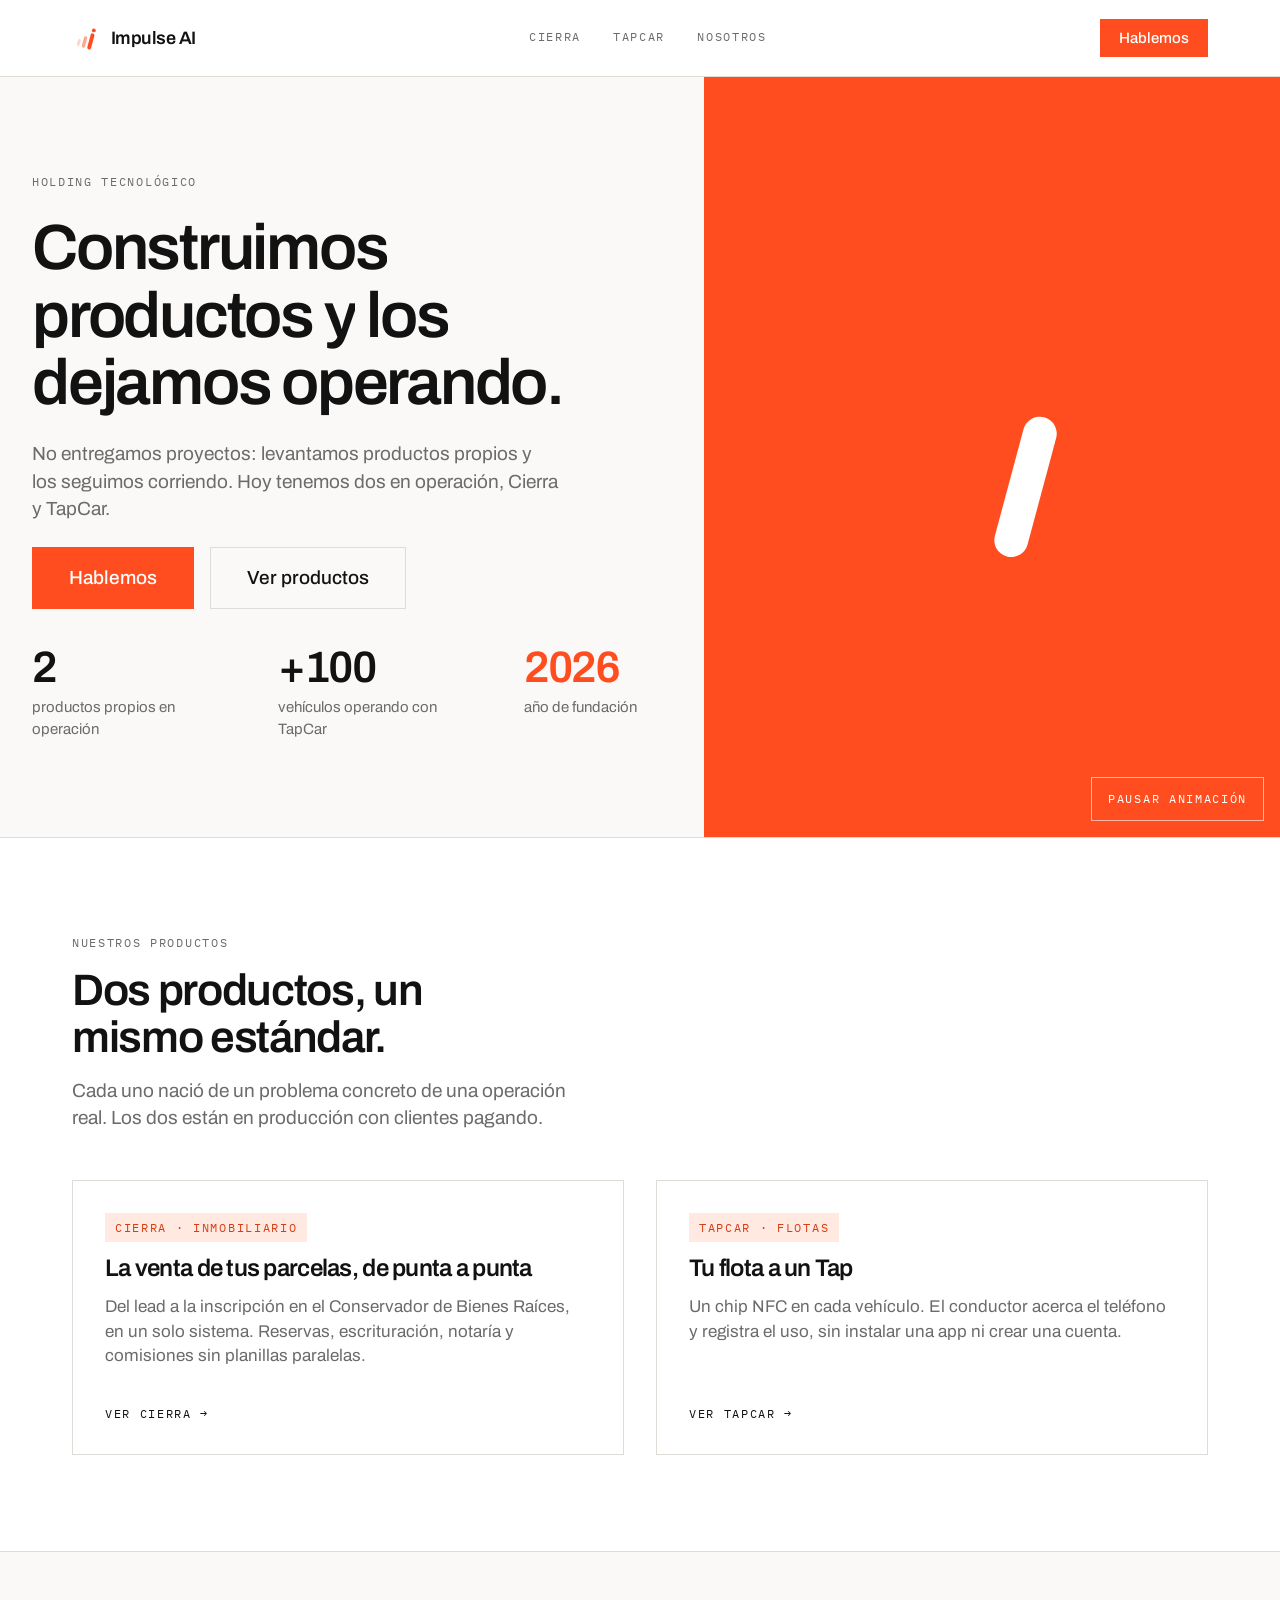
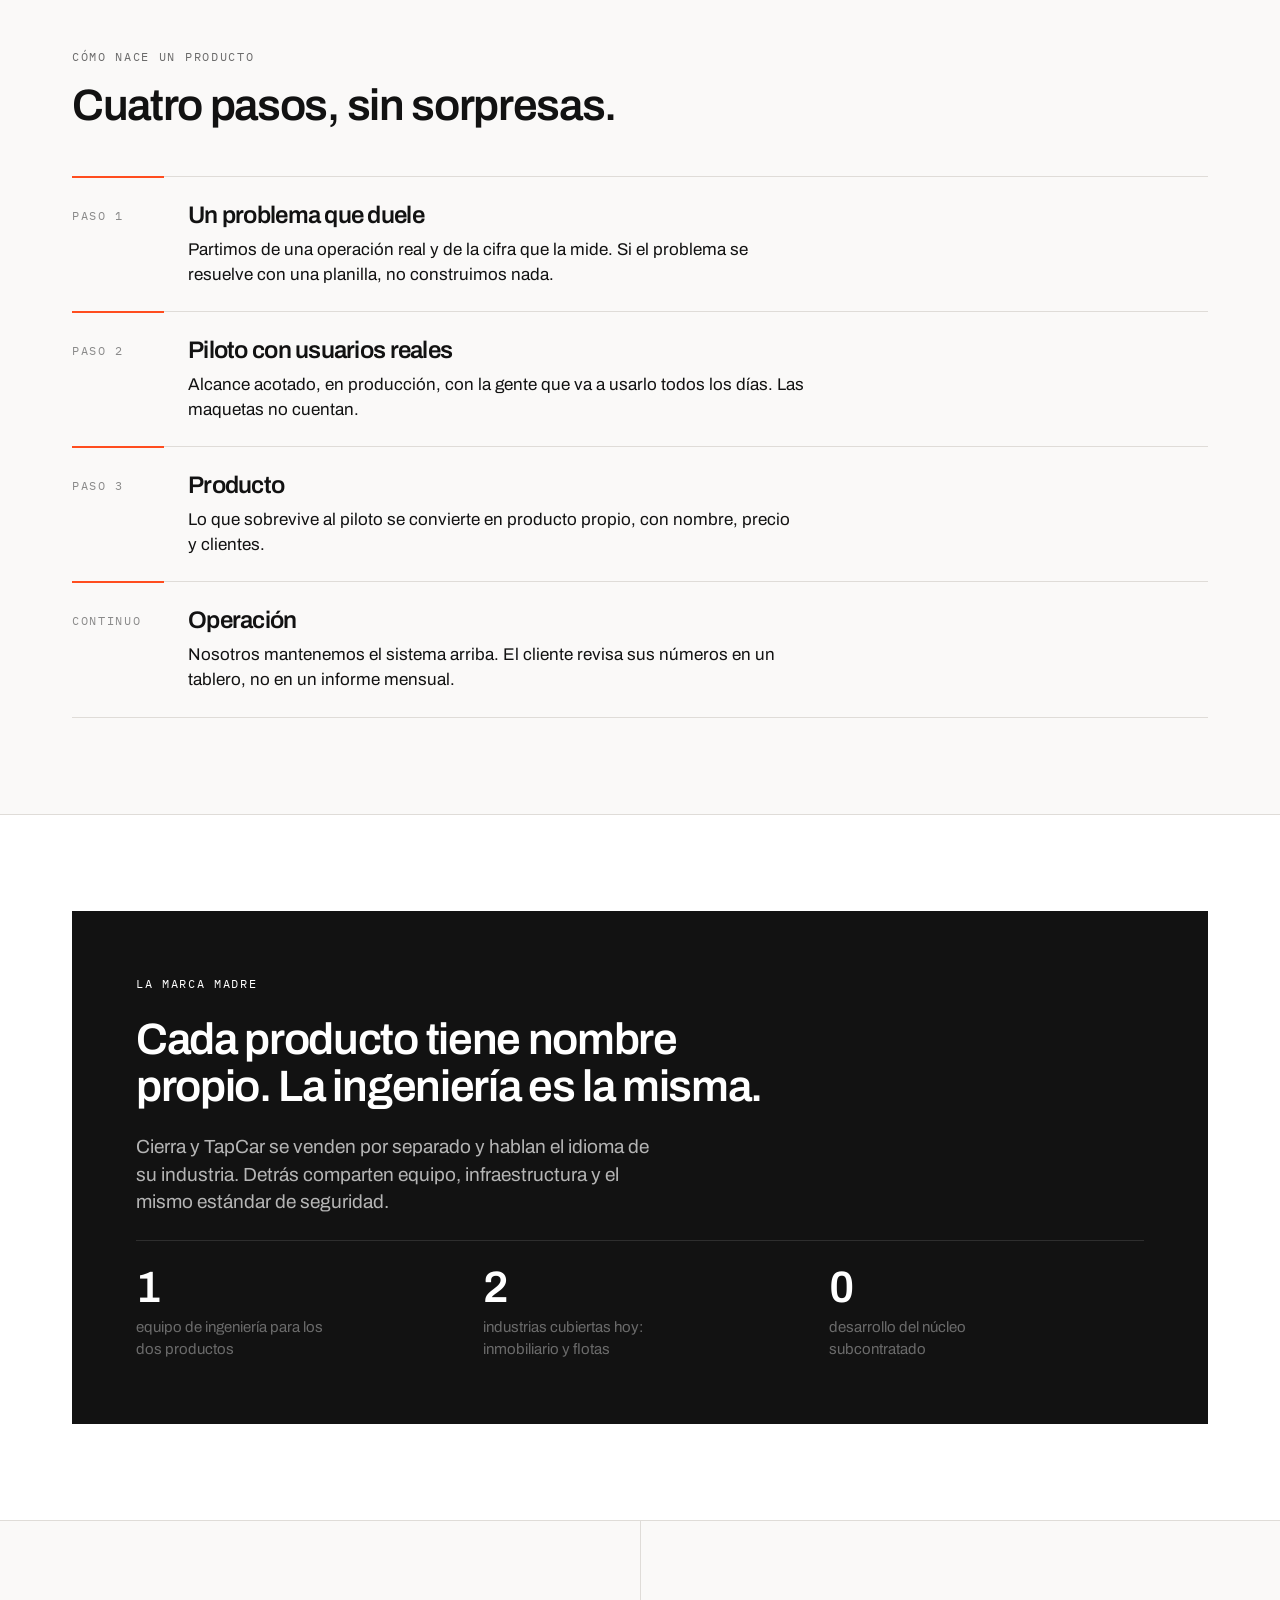
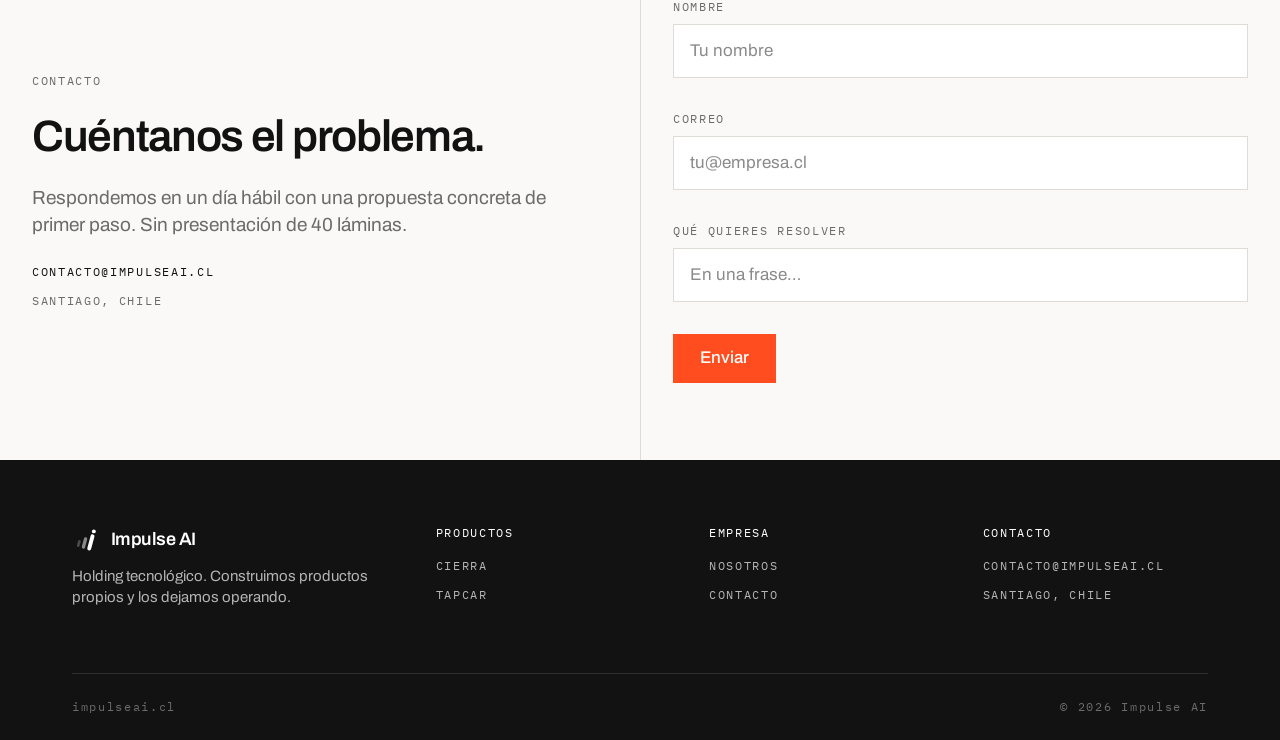
<file: index.html>
<!doctype html>
<html lang="es">
<head>
<meta charset="utf-8">
<meta name="viewport" content="width=device-width, initial-scale=1">
<title>Impulse AI — Construimos productos y los dejamos operando</title>
<meta name="description" content="Impulse AI es un holding tecnológico. Operamos dos productos propios: Cierra, que opera la venta de parcelas de punta a punta, y TapCar, que controla flotas con un chip NFC.">
<meta name="theme-color" content="#FAF9F8">
<meta name="color-scheme" content="light">
<link rel="icon" href="/assets/img/favicon.svg" type="image/svg+xml">
<meta property="og:type" content="website">
<meta property="og:site_name" content="Impulse AI">
<meta property="og:title" content="Impulse AI — Construimos productos y los dejamos operando">
<meta property="og:description" content="Holding tecnológico. Dos productos propios en operación: Cierra y TapCar.">
<link rel="preconnect" href="https://fonts.googleapis.com">
<link rel="preconnect" href="https://fonts.gstatic.com" crossorigin>
<link href="https://fonts.googleapis.com/css2?family=Archivo:wght@400;500;600;700&family=IBM+Plex+Mono:wght@400;500&display=swap" rel="stylesheet">
<link rel="stylesheet" href="/assets/css/tokens.css">
<link rel="stylesheet" href="/assets/css/site.css">
<script>
  /* Activa el movimiento antes del primer pintado. Si site.js no llega a
     confirmarlo, se retira solo para que nada quede oculto. */
  (function (d) {
    if (window.matchMedia && matchMedia('(prefers-reduced-motion: no-preference)').matches && 'IntersectionObserver' in window) {
      d.classList.add('motion');
      setTimeout(function () { if (!d.classList.contains('motion-ready')) d.classList.remove('motion'); }, 2500);
    }
  })(document.documentElement);
</script>
</head>
<body>
<a class="skip-link" href="#main">Ir al contenido</a>

<header class="site-header">
  <div class="wrap site-header__inner">
    <a class="logo" href="/" aria-label="Impulse AI, ir al inicio">
      <svg class="mark" width="30" height="30" viewBox="0 0 100 100" aria-hidden="true" focusable="false">
        <g transform="translate(11.4, 10)" fill="none" stroke="#FF4D1F" stroke-linecap="round">
          <line x1="9.3" y1="62.2" x2="13.2" y2="47.7" stroke-width="9" opacity="0.24"></line>
          <line x1="26.7" y1="66.8" x2="33.9" y2="39.7" stroke-width="11" opacity="0.5"></line>
          <line x1="46" y1="72" x2="57" y2="31" stroke-width="13"></line>
          <circle class="mark__dot" cx="61.4" cy="14.6" r="6.5" fill="#FF4D1F" stroke="none"></circle>
        </g>
      </svg>
      <span class="logo__word" translate="no">Impulse AI</span>
    </a>

    <button class="nav-toggle" type="button" data-nav-toggle aria-expanded="false" aria-controls="nav-panel">Menú</button>

    <div class="nav-panel" id="nav-panel" data-nav-panel>
      <nav class="nav" aria-label="Navegación principal">
        <a class="nav__link" href="/cierra">Cierra</a>
        <a class="nav__link" href="/tapcar">TapCar</a>
        <a class="nav__link" href="/nosotros">Nosotros</a>
      </nav>
      <a class="btn btn--primary btn--sm nav-cta-mobile" href="/contacto">Hablemos</a>
    </div>

    <a class="btn btn--primary btn--sm" href="/contacto">Hablemos</a>
  </div>
</header>

<main id="main">

  <!-- ================================================================ Hero -->
  <section class="hero">
    <div class="hero__copy">
      <span class="mono">Holding tecnológico</span>
      <h1 class="t-display hero__title">Construimos productos y los dejamos operando.</h1>
      <p class="t-lead">No entregamos proyectos: levantamos productos propios y los seguimos corriendo. Hoy tenemos dos en operación, Cierra y TapCar.</p>
      <div class="row">
        <a class="btn btn--primary btn--lg" href="/contacto">Hablemos</a>
        <a class="btn btn--secondary btn--lg" href="#productos">Ver productos</a>
      </div>
      <div class="hero__stats">
        <div class="stat">
          <span class="stat__value">2</span>
          <span class="stat__label">productos propios en operación</span>
        </div>
        <div class="stat">
          <span class="stat__value">+100</span>
          <span class="stat__label">vehículos operando con TapCar</span>
        </div>
        <div class="stat">
          <span class="stat__value stat__value--accent">2026</span>
          <span class="stat__label">año de fundación</span>
        </div>
      </div>
    </div>
    <div class="hero__panel hero__panel--brand">
      <div class="streaks" aria-hidden="true">
        <span></span><span></span><span></span><span></span><span></span><span></span><span></span><span></span>
      </div>
      <svg class="mark mark--loop" width="260" height="260" viewBox="0 0 100 100" role="img" aria-label="Símbolo de Impulse AI">
        <g transform="translate(11.4, 10)" fill="none" stroke="#FFFFFF" stroke-linecap="round">
          <line class="mark__trail-1" x1="9.3" y1="62.2" x2="13.2" y2="47.7" stroke-width="9" opacity="0.24"></line>
          <line class="mark__trail-2" x1="26.7" y1="66.8" x2="33.9" y2="39.7" stroke-width="11" opacity="0.5"></line>
          <line x1="46" y1="72" x2="57" y2="31" stroke-width="13"></line>
          <circle class="mark__dot" cx="61.4" cy="14.6" r="6.5" fill="#FFFFFF" stroke="none"></circle>
        </g>
      </svg>
      <button class="motion-toggle" type="button" data-motion-toggle>Pausar animación</button>
    </div>
  </section>

  <!-- ============================================================ Productos -->
  <section class="section section--card" id="productos">
    <div class="wrap">
      <div class="section-head">
        <span class="mono">Nuestros productos</span>
        <h2 class="t-h1">Dos productos, un mismo estándar.</h2>
        <p class="t-lead">Cada uno nació de un problema concreto de una operación real. Los dos están en producción con clientes pagando.</p>
      </div>
      <div class="grid grid-2">
        <a class="card" href="/cierra">
          <span class="badge">Cierra · Inmobiliario</span>
          <h3 class="t-h3">La venta de tus parcelas, de punta a punta</h3>
          <p class="card__text">Del lead a la inscripción en el Conservador de Bienes Raíces, en un solo sistema. Reservas, escrituración, notaría y comisiones sin planillas paralelas.</p>
          <span class="card__more">Ver Cierra</span>
        </a>
        <a class="card" href="/tapcar">
          <span class="badge">TapCar · Flotas</span>
          <h3 class="t-h3">Tu flota a un Tap</h3>
          <p class="card__text">Un chip NFC en cada vehículo. El conductor acerca el teléfono y registra el uso, sin instalar una app ni crear una cuenta.</p>
          <span class="card__more">Ver TapCar</span>
        </a>
      </div>
    </div>
  </section>

  <!-- ======================================================= Cómo trabajamos -->
  <section class="section">
    <div class="wrap">
      <div class="section-head">
        <span class="mono">Cómo nace un producto</span>
        <h2 class="t-h1">Cuatro pasos, sin sorpresas.</h2>
      </div>
      <ul class="ruled-list">
        <li>
          <span class="ruled-list__key">Paso 1</span>
          <div class="ruled-list__body">
            <h3 class="t-h3">Un problema que duele</h3>
            <p class="t-body">Partimos de una operación real y de la cifra que la mide. Si el problema se resuelve con una planilla, no construimos nada.</p>
          </div>
        </li>
        <li>
          <span class="ruled-list__key">Paso 2</span>
          <div class="ruled-list__body">
            <h3 class="t-h3">Piloto con usuarios reales</h3>
            <p class="t-body">Alcance acotado, en producción, con la gente que va a usarlo todos los días. Las maquetas no cuentan.</p>
          </div>
        </li>
        <li>
          <span class="ruled-list__key">Paso 3</span>
          <div class="ruled-list__body">
            <h3 class="t-h3">Producto</h3>
            <p class="t-body">Lo que sobrevive al piloto se convierte en producto propio, con nombre, precio y clientes.</p>
          </div>
        </li>
        <li>
          <span class="ruled-list__key">Continuo</span>
          <div class="ruled-list__body">
            <h3 class="t-h3">Operación</h3>
            <p class="t-body">Nosotros mantenemos el sistema arriba. El cliente revisa sus números en un tablero, no en un informe mensual.</p>
          </div>
        </li>
      </ul>
    </div>
  </section>

  <!-- ============================================================ Respaldo -->
  <section class="section section--card">
    <div class="wrap">
      <div class="panel-ink">
        <span class="mono mono--inverse">La marca madre</span>
        <h2 class="t-h1">Cada producto tiene nombre propio. La ingeniería es la misma.</h2>
        <p class="t-lead">Cierra y TapCar se venden por separado y hablan el idioma de su industria. Detrás comparten equipo, infraestructura y el mismo estándar de seguridad.</p>
        <hr class="rule">
        <div class="grid grid-3">
          <div class="stat">
            <span class="stat__value">1</span>
            <span class="stat__label">equipo de ingeniería para los dos productos</span>
          </div>
          <div class="stat">
            <span class="stat__value">2</span>
            <span class="stat__label">industrias cubiertas hoy: inmobiliario y flotas</span>
          </div>
          <div class="stat">
            <span class="stat__value">0</span>
            <span class="stat__label">desarrollo del núcleo subcontratado</span>
          </div>
        </div>
      </div>
    </div>
  </section>

  <!-- ============================================================ Contacto -->
  <section class="split" id="contacto">
    <div class="split__side">
      <span class="mono">Contacto</span>
      <h2 class="t-h1">Cuéntanos el problema.</h2>
      <p class="t-lead">Respondemos en un día hábil con una propuesta concreta de primer paso. Sin presentación de 40 láminas.</p>
      <div class="stack stack-3">
        <a class="mono mono--primary" href="mailto:contacto@impulseai.cl">contacto@impulseai.cl</a>
        <span class="mono">Santiago, Chile</span>
      </div>
    </div>
    <div class="split__side">
      <form class="stack stack-5" data-contact-form novalidate>
        <div class="field">
          <label class="field__label" for="home-nombre">Nombre</label>
          <input class="field__control" id="home-nombre" name="nombre" type="text" placeholder="Tu nombre" autocomplete="name" required>
          <span class="field__error" data-error role="alert"></span>
        </div>
        <div class="field">
          <label class="field__label" for="home-correo">Correo</label>
          <input class="field__control" id="home-correo" name="correo" type="email" spellcheck="false" placeholder="tu@empresa.cl" autocomplete="email" required>
          <span class="field__error" data-error role="alert"></span>
        </div>
        <div class="field">
          <label class="field__label" for="home-problema">Qué quieres resolver</label>
          <input class="field__control" id="home-problema" name="problema" type="text" placeholder="En una frase…" required>
          <span class="field__error" data-error role="alert"></span>
        </div>
        <div class="visually-hidden" aria-hidden="true">
          <label for="home-website">No llenar</label>
          <input id="home-website" name="website" type="text" tabindex="-1" autocomplete="off">
        </div>
        <input type="hidden" name="origen" value="home">
        <div>
          <button class="btn btn--primary" type="submit">Enviar</button>
        </div>
        <p class="form-note" data-form-status tabindex="-1" hidden></p>
      </form>
    </div>
  </section>

</main>

<footer class="site-footer">
  <div class="wrap">
    <div class="site-footer__inner">
      <div class="site-footer__col">
        <a class="logo logo--inverse" href="/" aria-label="Impulse AI, ir al inicio">
          <svg class="mark" width="30" height="30" viewBox="0 0 100 100" aria-hidden="true" focusable="false">
            <g transform="translate(11.4, 10)" fill="none" stroke="#FFFFFF" stroke-linecap="round">
              <line x1="9.3" y1="62.2" x2="13.2" y2="47.7" stroke-width="9" opacity="0.24"></line>
              <line x1="26.7" y1="66.8" x2="33.9" y2="39.7" stroke-width="11" opacity="0.5"></line>
              <line x1="46" y1="72" x2="57" y2="31" stroke-width="13"></line>
              <circle class="mark__dot" cx="61.4" cy="14.6" r="6.5" fill="#FFFFFF" stroke="none"></circle>
            </g>
          </svg>
          <span class="logo__word" translate="no">Impulse AI</span>
        </a>
        <p class="site-footer__blurb">Holding tecnológico. Construimos productos propios y los dejamos operando.</p>
      </div>
      <div class="site-footer__col">
        <span class="site-footer__title">Productos</span>
        <a class="site-footer__link" href="/cierra">Cierra</a>
        <a class="site-footer__link" href="/tapcar">TapCar</a>
      </div>
      <div class="site-footer__col">
        <span class="site-footer__title">Empresa</span>
        <a class="site-footer__link" href="/nosotros">Nosotros</a>
        <a class="site-footer__link" href="/contacto">Contacto</a>
      </div>
      <div class="site-footer__col">
        <span class="site-footer__title">Contacto</span>
        <a class="site-footer__link" href="mailto:contacto@impulseai.cl">contacto@impulseai.cl</a>
        <span class="site-footer__link">Santiago, Chile</span>
      </div>
    </div>
    <div class="site-footer__legal">
      <span>impulseai.cl</span>
      <span>&copy; 2026 Impulse AI</span>
    </div>
  </div>
</footer>

<script src="/assets/js/site.js"></script>
</body>
</html>
</file>
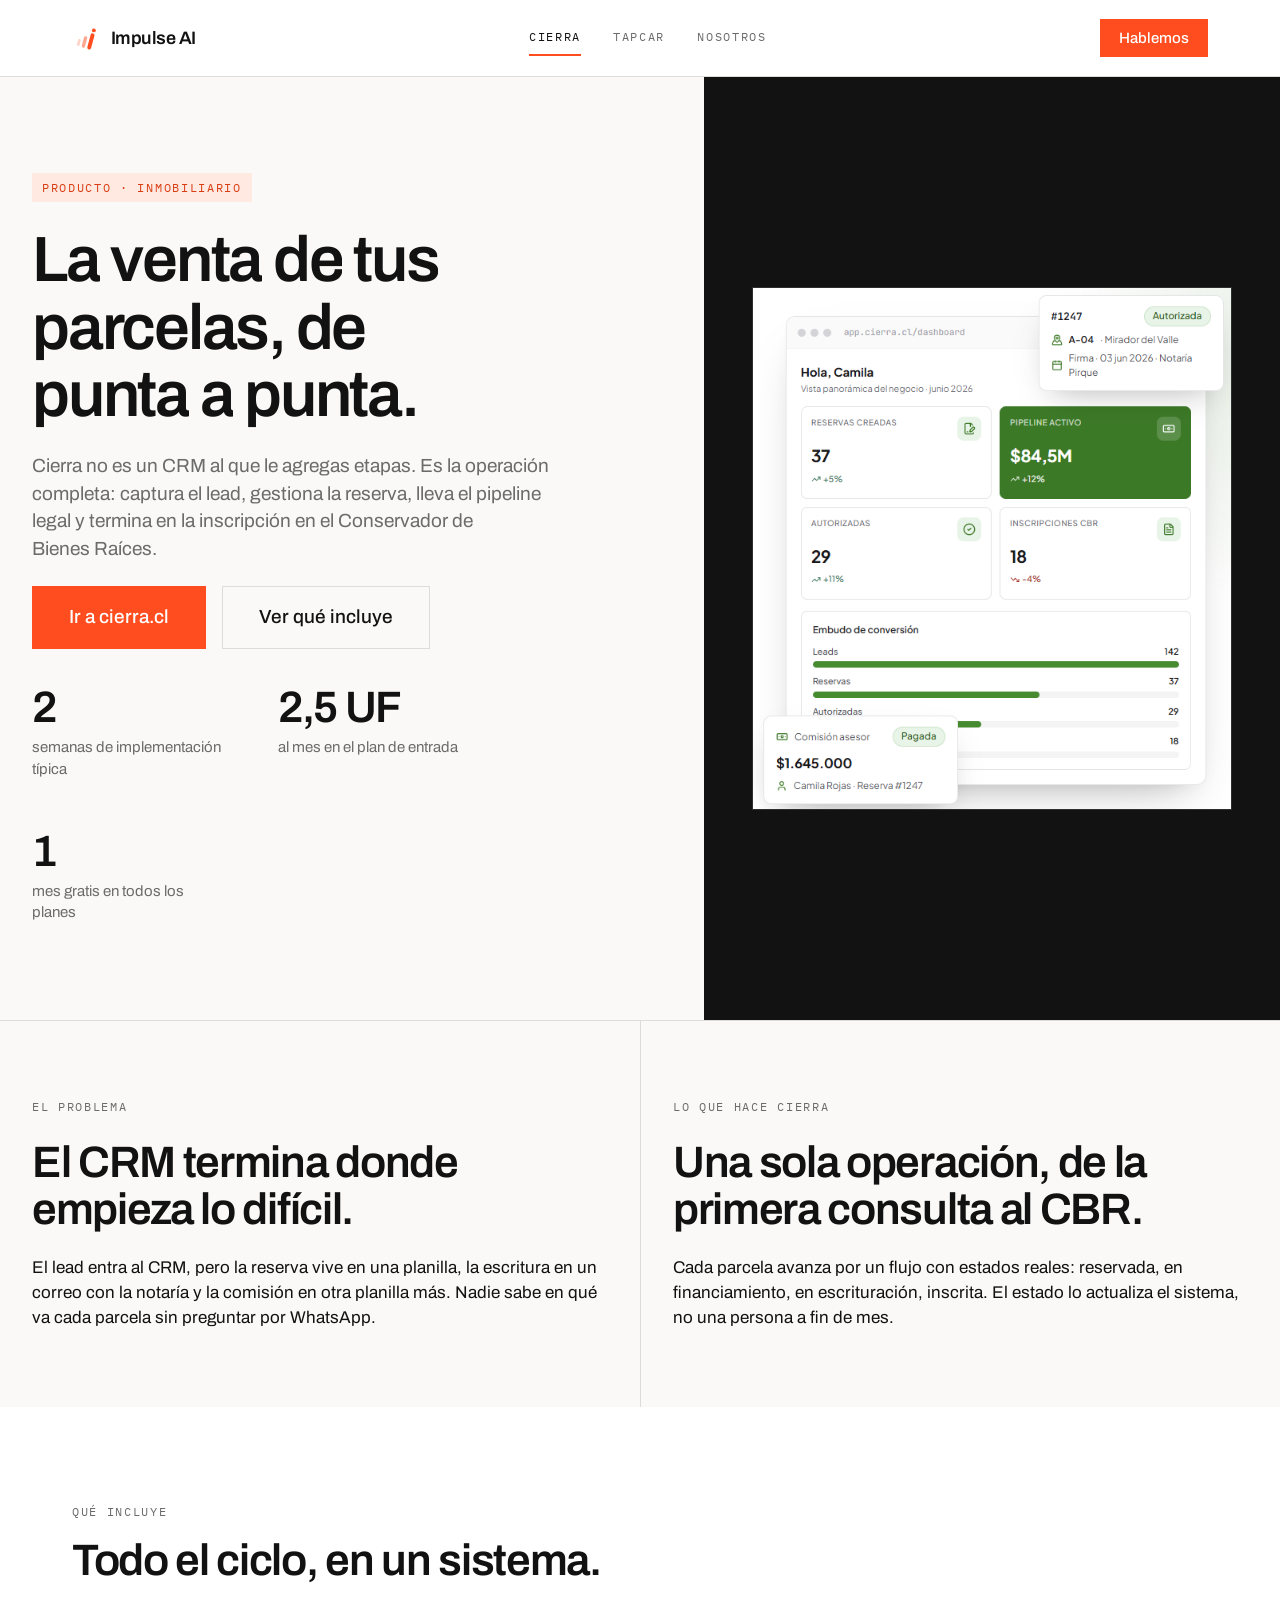
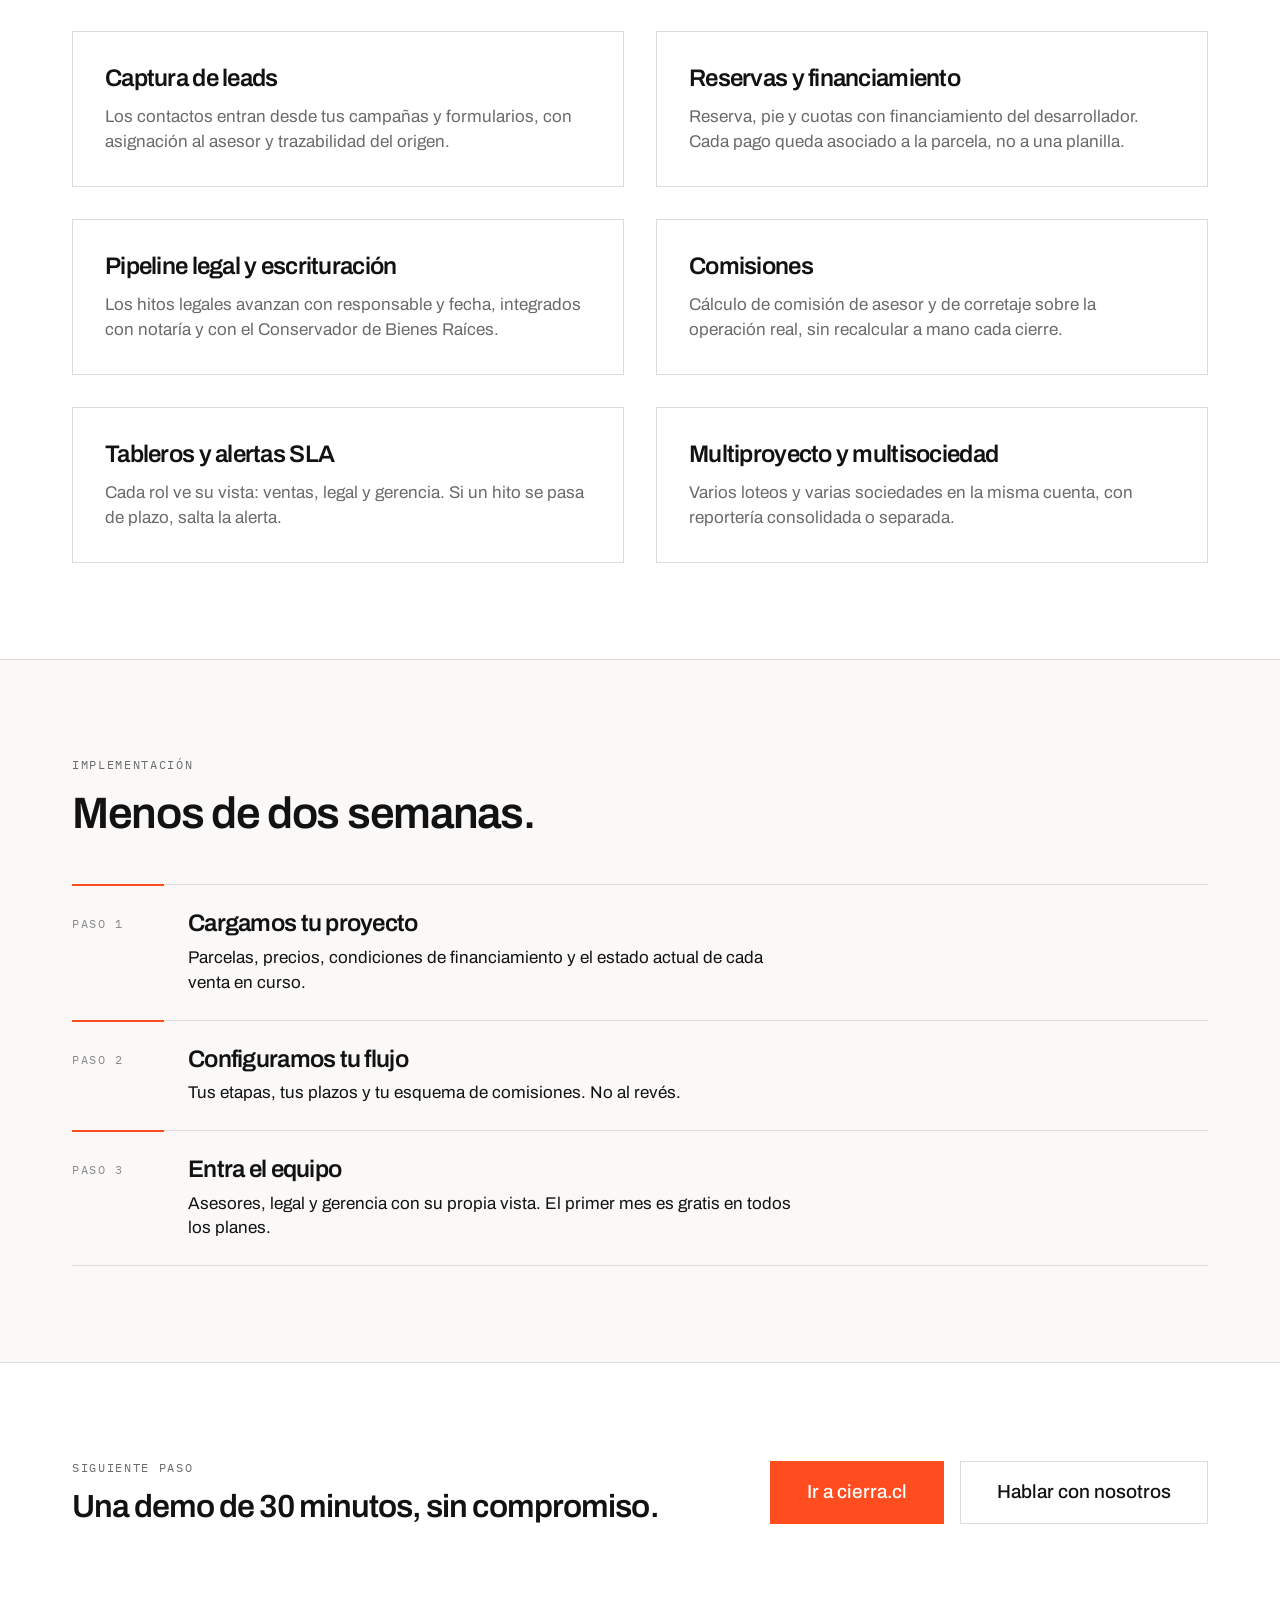
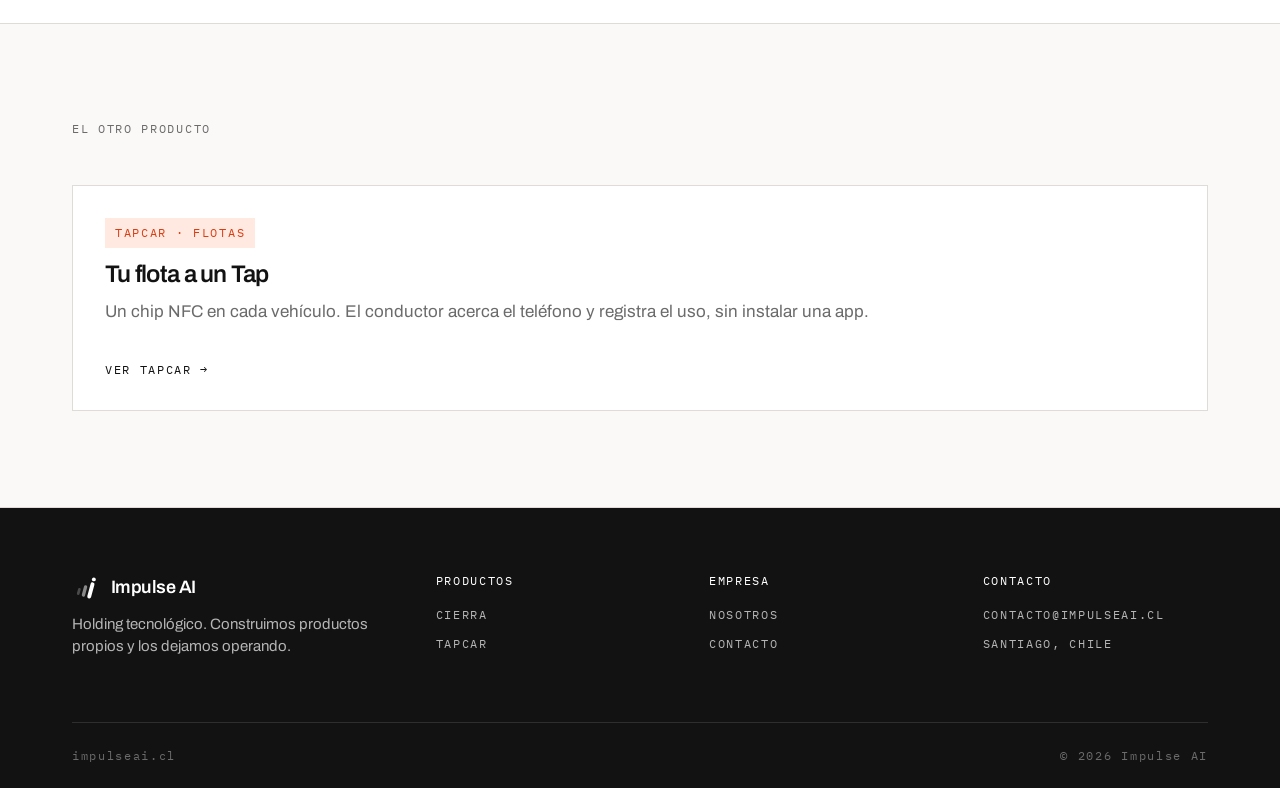
<file: cierra.html>
<!doctype html>
<html lang="es">
<head>
<meta charset="utf-8">
<meta name="viewport" content="width=device-width, initial-scale=1">
<title>Cierra — Impulse AI</title>
<meta name="description" content="Cierra opera la venta de parcelas de punta a punta: del lead a la inscripción en el Conservador de Bienes Raíces, sin planillas paralelas.">
<meta name="theme-color" content="#FAF9F8">
<meta name="color-scheme" content="light">
<link rel="icon" href="/assets/img/favicon.svg" type="image/svg+xml">
<meta property="og:type" content="website">
<meta property="og:site_name" content="Impulse AI">
<meta property="og:title" content="Cierra — Impulse AI">
<meta property="og:description" content="El software que opera la venta de tus parcelas, de punta a punta.">
<link rel="preconnect" href="https://fonts.googleapis.com">
<link rel="preconnect" href="https://fonts.gstatic.com" crossorigin>
<link href="https://fonts.googleapis.com/css2?family=Archivo:wght@400;500;600;700&family=IBM+Plex+Mono:wght@400;500&display=swap" rel="stylesheet">
<link rel="stylesheet" href="/assets/css/tokens.css">
<link rel="stylesheet" href="/assets/css/site.css">
<script>
  /* Activa el movimiento antes del primer pintado. Si site.js no llega a
     confirmarlo, se retira solo para que nada quede oculto. */
  (function (d) {
    if (window.matchMedia && matchMedia('(prefers-reduced-motion: no-preference)').matches && 'IntersectionObserver' in window) {
      d.classList.add('motion');
      setTimeout(function () { if (!d.classList.contains('motion-ready')) d.classList.remove('motion'); }, 2500);
    }
  })(document.documentElement);
</script>
</head>
<body>
<a class="skip-link" href="#main">Ir al contenido</a>

<header class="site-header">
  <div class="wrap site-header__inner">
    <a class="logo" href="/" aria-label="Impulse AI, ir al inicio">
      <svg class="mark" width="30" height="30" viewBox="0 0 100 100" aria-hidden="true" focusable="false">
        <g transform="translate(11.4, 10)" fill="none" stroke="#FF4D1F" stroke-linecap="round">
          <line x1="9.3" y1="62.2" x2="13.2" y2="47.7" stroke-width="9" opacity="0.24"></line>
          <line x1="26.7" y1="66.8" x2="33.9" y2="39.7" stroke-width="11" opacity="0.5"></line>
          <line x1="46" y1="72" x2="57" y2="31" stroke-width="13"></line>
          <circle class="mark__dot" cx="61.4" cy="14.6" r="6.5" fill="#FF4D1F" stroke="none"></circle>
        </g>
      </svg>
      <span class="logo__word" translate="no">Impulse AI</span>
    </a>

    <button class="nav-toggle" type="button" data-nav-toggle aria-expanded="false" aria-controls="nav-panel">Menú</button>

    <div class="nav-panel" id="nav-panel" data-nav-panel>
      <nav class="nav" aria-label="Navegación principal">
        <a class="nav__link" href="/cierra" aria-current="page">Cierra</a>
        <a class="nav__link" href="/tapcar">TapCar</a>
        <a class="nav__link" href="/nosotros">Nosotros</a>
      </nav>
      <a class="btn btn--primary btn--sm nav-cta-mobile" href="/contacto">Hablemos</a>
    </div>

    <a class="btn btn--primary btn--sm" href="/contacto">Hablemos</a>
  </div>
</header>

<main id="main">

  <!-- ================================================================ Hero -->
  <section class="hero">
    <div class="hero__copy">
      <span class="badge">Producto · Inmobiliario</span>
      <h1 class="t-display hero__title">La venta de tus parcelas, de punta a punta.</h1>
      <p class="t-lead">Cierra no es un CRM al que le agregas etapas. Es la operación completa: captura el lead, gestiona la reserva, lleva el pipeline legal y termina en la inscripción en el Conservador de Bienes Raíces.</p>
      <div class="row">
        <a class="btn btn--primary btn--lg" href="https://cierra.cl" target="_blank" rel="noopener">Ir a cierra.cl</a>
        <a class="btn btn--secondary btn--lg" href="#capacidades">Ver qué incluye</a>
      </div>
      <div class="hero__stats">
        <div class="stat">
          <span class="stat__value">2</span>
          <span class="stat__label">semanas de implementación típica</span>
        </div>
        <div class="stat">
          <span class="stat__value">2,5 UF</span>
          <span class="stat__label">al mes en el plan de entrada</span>
        </div>
        <div class="stat">
          <span class="stat__value">1</span>
          <span class="stat__label">mes gratis en todos los planes</span>
        </div>
      </div>
    </div>
    <div class="hero__panel hero__panel--stage">
      <img class="shot" src="/assets/img/cierra-dashboard.png" width="599" height="652" fetchpriority="high" alt="Panel de Cierra: reservas creadas, pipeline activo, autorizadas, inscripciones en el Conservador de Bienes Raíces y embudo de conversión.">
    </div>
  </section>

  <!-- ============================================================ Problema -->
  <section class="split">
    <div class="split__side">
      <span class="mono">El problema</span>
      <h2 class="t-h1">El CRM termina donde empieza lo difícil.</h2>
      <p class="t-body">El lead entra al CRM, pero la reserva vive en una planilla, la escritura en un correo con la notaría y la comisión en otra planilla más. Nadie sabe en qué va cada parcela sin preguntar por WhatsApp.</p>
    </div>
    <div class="split__side">
      <span class="mono">Lo que hace Cierra</span>
      <h2 class="t-h1">Una sola operación, de la primera consulta al CBR.</h2>
      <p class="t-body">Cada parcela avanza por un flujo con estados reales: reservada, en financiamiento, en escrituración, inscrita. El estado lo actualiza el sistema, no una persona a fin de mes.</p>
    </div>
  </section>

  <!-- ========================================================= Capacidades -->
  <section class="section section--card" id="capacidades">
    <div class="wrap">
      <div class="section-head">
        <span class="mono">Qué incluye</span>
        <h2 class="t-h1">Todo el ciclo, en un sistema.</h2>
      </div>
      <div class="grid grid-2">
        <div class="card">
          <h3 class="t-h3">Captura de leads</h3>
          <p class="card__text">Los contactos entran desde tus campañas y formularios, con asignación al asesor y trazabilidad del origen.</p>
        </div>
        <div class="card">
          <h3 class="t-h3">Reservas y financiamiento</h3>
          <p class="card__text">Reserva, pie y cuotas con financiamiento del desarrollador. Cada pago queda asociado a la parcela, no a una planilla.</p>
        </div>
        <div class="card">
          <h3 class="t-h3">Pipeline legal y escrituración</h3>
          <p class="card__text">Los hitos legales avanzan con responsable y fecha, integrados con notaría y con el Conservador de Bienes Raíces.</p>
        </div>
        <div class="card">
          <h3 class="t-h3">Comisiones</h3>
          <p class="card__text">Cálculo de comisión de asesor y de corretaje sobre la operación real, sin recalcular a mano cada cierre.</p>
        </div>
        <div class="card">
          <h3 class="t-h3">Tableros y alertas SLA</h3>
          <p class="card__text">Cada rol ve su vista: ventas, legal y gerencia. Si un hito se pasa de plazo, salta la alerta.</p>
        </div>
        <div class="card">
          <h3 class="t-h3">Multiproyecto y multisociedad</h3>
          <p class="card__text">Varios loteos y varias sociedades en la misma cuenta, con reportería consolidada o separada.</p>
        </div>
      </div>
    </div>
  </section>

  <!-- ====================================================== Implementación -->
  <section class="section">
    <div class="wrap">
      <div class="section-head">
        <span class="mono">Implementación</span>
        <h2 class="t-h1">Menos de dos semanas.</h2>
      </div>
      <ul class="ruled-list">
        <li>
          <span class="ruled-list__key">Paso 1</span>
          <div class="ruled-list__body">
            <h3 class="t-h3">Cargamos tu proyecto</h3>
            <p class="t-body">Parcelas, precios, condiciones de financiamiento y el estado actual de cada venta en curso.</p>
          </div>
        </li>
        <li>
          <span class="ruled-list__key">Paso 2</span>
          <div class="ruled-list__body">
            <h3 class="t-h3">Configuramos tu flujo</h3>
            <p class="t-body">Tus etapas, tus plazos y tu esquema de comisiones. No al revés.</p>
          </div>
        </li>
        <li>
          <span class="ruled-list__key">Paso 3</span>
          <div class="ruled-list__body">
            <h3 class="t-h3">Entra el equipo</h3>
            <p class="t-body">Asesores, legal y gerencia con su propia vista. El primer mes es gratis en todos los planes.</p>
          </div>
        </li>
      </ul>
    </div>
  </section>

  <!-- ================================================================= CTA -->
  <section class="section section--card">
    <div class="wrap">
      <div class="cta">
        <div class="stack stack-3">
          <span class="mono">Siguiente paso</span>
          <h2 class="t-h2">Una demo de 30 minutos, sin compromiso.</h2>
        </div>
        <div class="row">
          <a class="btn btn--primary btn--lg" href="https://cierra.cl" target="_blank" rel="noopener">Ir a cierra.cl</a>
          <a class="btn btn--secondary btn--lg" href="/contacto">Hablar con nosotros</a>
        </div>
      </div>
    </div>
  </section>

  <!-- ====================================================== Otro producto -->
  <section class="section">
    <div class="wrap">
      <div class="section-head">
        <span class="mono">El otro producto</span>
      </div>
      <a class="card" href="/tapcar">
        <span class="badge">TapCar · Flotas</span>
        <h3 class="t-h3">Tu flota a un Tap</h3>
        <p class="card__text">Un chip NFC en cada vehículo. El conductor acerca el teléfono y registra el uso, sin instalar una app.</p>
        <span class="card__more">Ver TapCar</span>
      </a>
    </div>
  </section>

</main>

<footer class="site-footer">
  <div class="wrap">
    <div class="site-footer__inner">
      <div class="site-footer__col">
        <a class="logo logo--inverse" href="/" aria-label="Impulse AI, ir al inicio">
          <svg class="mark" width="30" height="30" viewBox="0 0 100 100" aria-hidden="true" focusable="false">
            <g transform="translate(11.4, 10)" fill="none" stroke="#FFFFFF" stroke-linecap="round">
              <line x1="9.3" y1="62.2" x2="13.2" y2="47.7" stroke-width="9" opacity="0.24"></line>
              <line x1="26.7" y1="66.8" x2="33.9" y2="39.7" stroke-width="11" opacity="0.5"></line>
              <line x1="46" y1="72" x2="57" y2="31" stroke-width="13"></line>
              <circle class="mark__dot" cx="61.4" cy="14.6" r="6.5" fill="#FFFFFF" stroke="none"></circle>
            </g>
          </svg>
          <span class="logo__word" translate="no">Impulse AI</span>
        </a>
        <p class="site-footer__blurb">Holding tecnológico. Construimos productos propios y los dejamos operando.</p>
      </div>
      <div class="site-footer__col">
        <span class="site-footer__title">Productos</span>
        <a class="site-footer__link" href="/cierra">Cierra</a>
        <a class="site-footer__link" href="/tapcar">TapCar</a>
      </div>
      <div class="site-footer__col">
        <span class="site-footer__title">Empresa</span>
        <a class="site-footer__link" href="/nosotros">Nosotros</a>
        <a class="site-footer__link" href="/contacto">Contacto</a>
      </div>
      <div class="site-footer__col">
        <span class="site-footer__title">Contacto</span>
        <a class="site-footer__link" href="mailto:contacto@impulseai.cl">contacto@impulseai.cl</a>
        <span class="site-footer__link">Santiago, Chile</span>
      </div>
    </div>
    <div class="site-footer__legal">
      <span>impulseai.cl</span>
      <span>&copy; 2026 Impulse AI</span>
    </div>
  </div>
</footer>

<script src="/assets/js/site.js"></script>
</body>
</html>
</file>
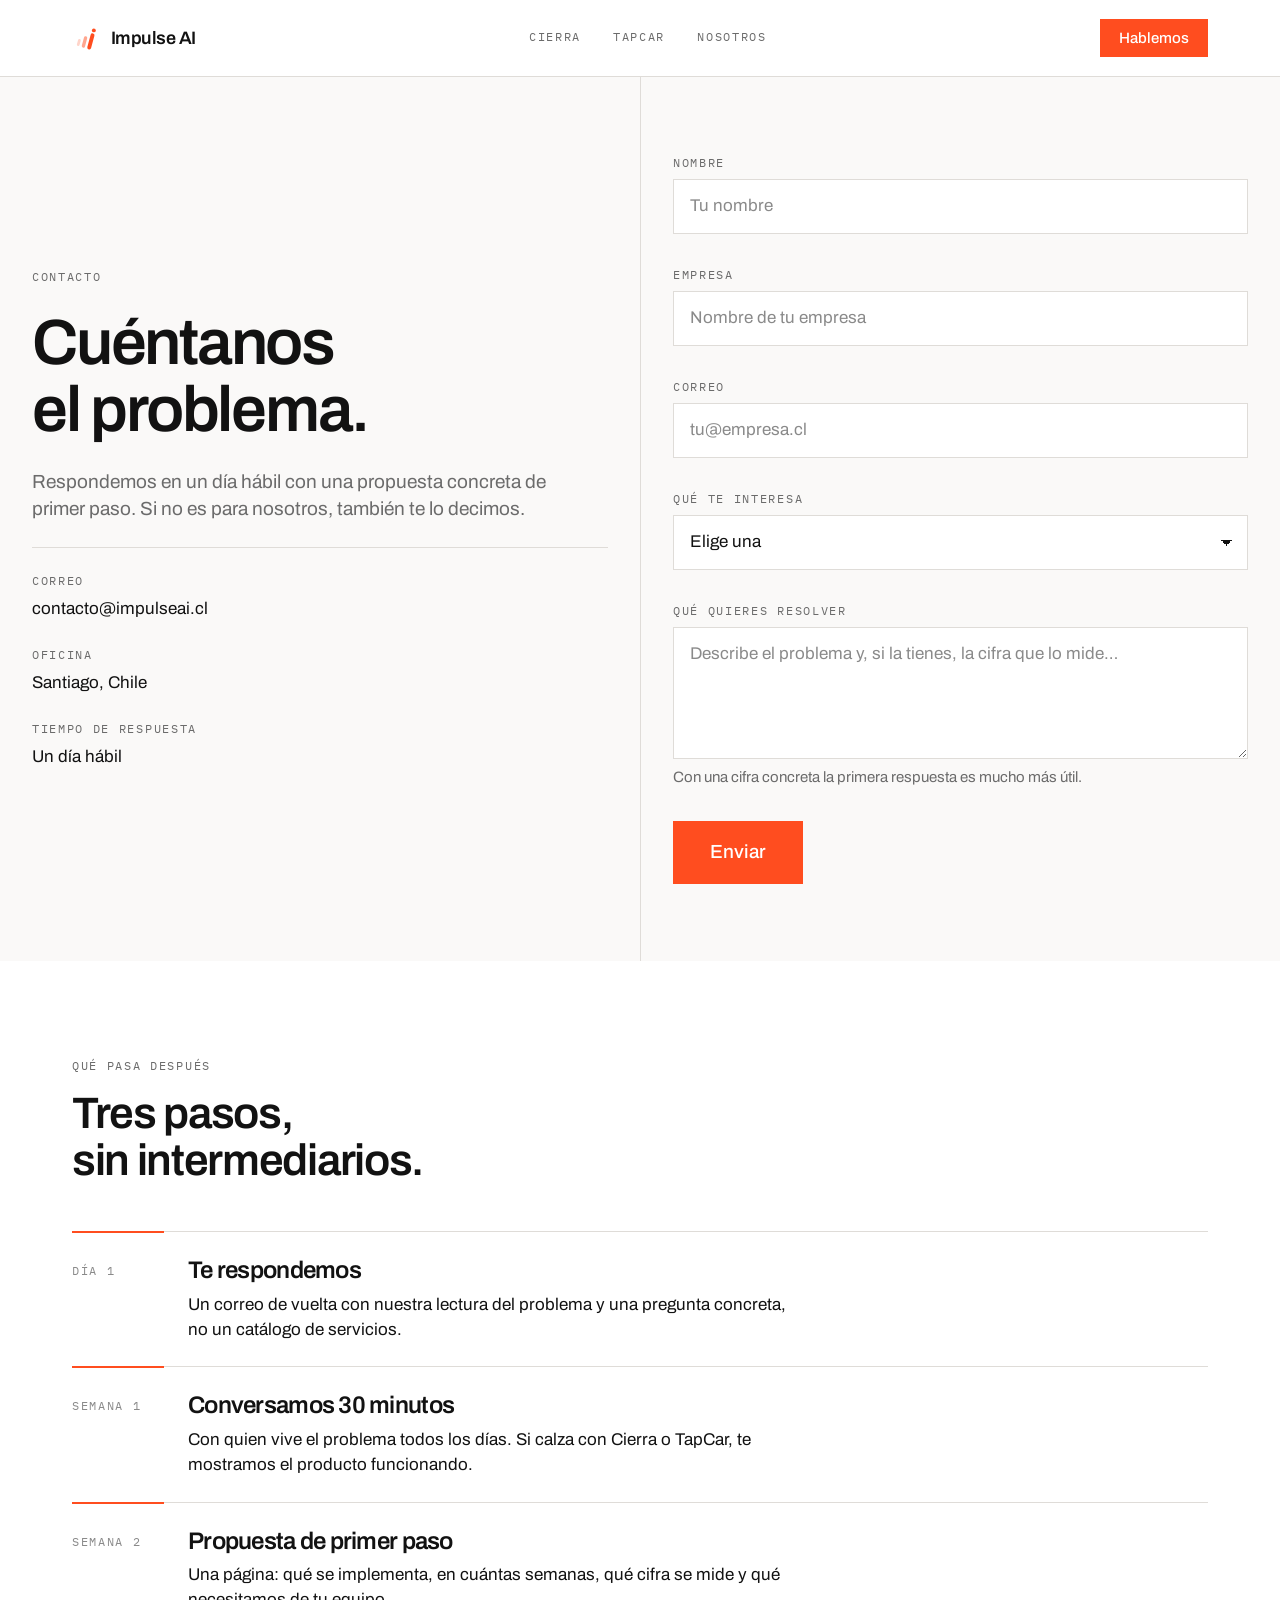
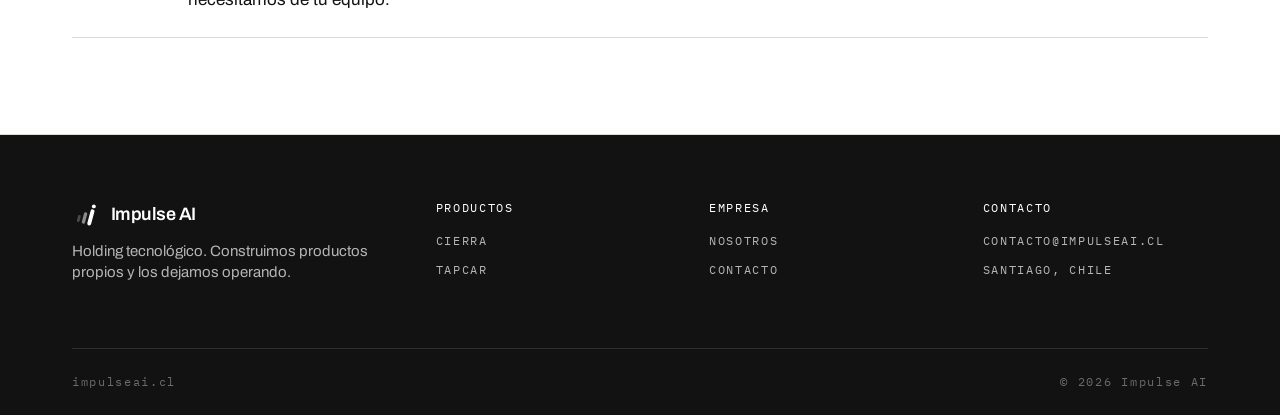
<file: contacto.html>
<!doctype html>
<html lang="es">
<head>
<meta charset="utf-8">
<meta name="viewport" content="width=device-width, initial-scale=1">
<title>Contacto — Impulse AI</title>
<meta name="description" content="Cuéntanos el problema. Respondemos en un día hábil con una propuesta concreta de primer paso.">
<meta name="theme-color" content="#FAF9F8">
<meta name="color-scheme" content="light">
<link rel="icon" href="/assets/img/favicon.svg" type="image/svg+xml">
<meta property="og:type" content="website">
<meta property="og:site_name" content="Impulse AI">
<meta property="og:title" content="Contacto — Impulse AI">
<meta property="og:description" content="Respondemos en un día hábil con una propuesta concreta de primer paso.">
<link rel="preconnect" href="https://fonts.googleapis.com">
<link rel="preconnect" href="https://fonts.gstatic.com" crossorigin>
<link href="https://fonts.googleapis.com/css2?family=Archivo:wght@400;500;600;700&family=IBM+Plex+Mono:wght@400;500&display=swap" rel="stylesheet">
<link rel="stylesheet" href="/assets/css/tokens.css">
<link rel="stylesheet" href="/assets/css/site.css">
<script>
  /* Activa el movimiento antes del primer pintado. Si site.js no llega a
     confirmarlo, se retira solo para que nada quede oculto. */
  (function (d) {
    if (window.matchMedia && matchMedia('(prefers-reduced-motion: no-preference)').matches && 'IntersectionObserver' in window) {
      d.classList.add('motion');
      setTimeout(function () { if (!d.classList.contains('motion-ready')) d.classList.remove('motion'); }, 2500);
    }
  })(document.documentElement);
</script>
</head>
<body>
<a class="skip-link" href="#main">Ir al contenido</a>

<header class="site-header">
  <div class="wrap site-header__inner">
    <a class="logo" href="/" aria-label="Impulse AI, ir al inicio">
      <svg class="mark" width="30" height="30" viewBox="0 0 100 100" aria-hidden="true" focusable="false">
        <g transform="translate(11.4, 10)" fill="none" stroke="#FF4D1F" stroke-linecap="round">
          <line x1="9.3" y1="62.2" x2="13.2" y2="47.7" stroke-width="9" opacity="0.24"></line>
          <line x1="26.7" y1="66.8" x2="33.9" y2="39.7" stroke-width="11" opacity="0.5"></line>
          <line x1="46" y1="72" x2="57" y2="31" stroke-width="13"></line>
          <circle class="mark__dot" cx="61.4" cy="14.6" r="6.5" fill="#FF4D1F" stroke="none"></circle>
        </g>
      </svg>
      <span class="logo__word" translate="no">Impulse AI</span>
    </a>

    <button class="nav-toggle" type="button" data-nav-toggle aria-expanded="false" aria-controls="nav-panel">Menú</button>

    <div class="nav-panel" id="nav-panel" data-nav-panel>
      <nav class="nav" aria-label="Navegación principal">
        <a class="nav__link" href="/cierra">Cierra</a>
        <a class="nav__link" href="/tapcar">TapCar</a>
        <a class="nav__link" href="/nosotros">Nosotros</a>
      </nav>
      <a class="btn btn--primary btn--sm nav-cta-mobile" href="/contacto" aria-current="page">Hablemos</a>
    </div>

    <a class="btn btn--primary btn--sm" href="/contacto" aria-current="page">Hablemos</a>
  </div>
</header>

<main id="main">

  <!-- ============================================================ Contacto -->
  <section class="split">
    <div class="split__side">
      <span class="mono">Contacto</span>
      <h1 class="t-display measure-12">Cuéntanos el problema.</h1>
      <p class="t-lead">Respondemos en un día hábil con una propuesta concreta de primer paso. Si no es para nosotros, también te lo decimos.</p>
      <hr class="rule">
      <div class="stack stack-5">
        <div class="stack stack-2">
          <span class="mono">Correo</span>
          <a class="t-body" href="mailto:contacto@impulseai.cl">contacto@impulseai.cl</a>
        </div>
        <div class="stack stack-2">
          <span class="mono">Oficina</span>
          <span class="t-body">Santiago, Chile</span>
        </div>
        <div class="stack stack-2">
          <span class="mono">Tiempo de respuesta</span>
          <span class="t-body">Un día hábil</span>
        </div>
      </div>
    </div>

    <div class="split__side">
      <form class="stack stack-5" data-contact-form novalidate>
        <div class="field">
          <label class="field__label" for="nombre">Nombre</label>
          <input class="field__control" id="nombre" name="nombre" type="text" placeholder="Tu nombre" autocomplete="name" required>
          <span class="field__error" data-error role="alert"></span>
        </div>

        <div class="field">
          <label class="field__label" for="empresa">Empresa</label>
          <input class="field__control" id="empresa" name="empresa" type="text" placeholder="Nombre de tu empresa" autocomplete="organization" required>
          <span class="field__error" data-error role="alert"></span>
        </div>

        <div class="field">
          <label class="field__label" for="correo">Correo</label>
          <input class="field__control" id="correo" name="correo" type="email" spellcheck="false" placeholder="tu@empresa.cl" autocomplete="email" required>
          <span class="field__error" data-error role="alert"></span>
        </div>

        <div class="field">
          <label class="field__label" for="interes">Qué te interesa</label>
          <select class="field__control" id="interes" name="interes" required>
            <option value="">Elige una</option>
            <option value="cierra">Cierra: venta de parcelas</option>
            <option value="tapcar">TapCar: control de flota</option>
            <option value="nuevo">Un producto nuevo</option>
            <option value="otro">Otra cosa</option>
          </select>
          <span class="field__error" data-error role="alert"></span>
        </div>

        <div class="field">
          <label class="field__label" for="mensaje">Qué quieres resolver</label>
          <textarea class="field__control" id="mensaje" name="mensaje" placeholder="Describe el problema y, si la tienes, la cifra que lo mide…" required></textarea>
          <span class="field__hint">Con una cifra concreta la primera respuesta es mucho más útil.</span>
          <span class="field__error" data-error role="alert"></span>
        </div>

        <div class="visually-hidden" aria-hidden="true">
          <label for="website">No llenar</label>
          <input id="website" name="website" type="text" tabindex="-1" autocomplete="off">
        </div>
        <input type="hidden" name="origen" value="contacto">
        <div>
          <button class="btn btn--primary btn--lg" type="submit">Enviar</button>
        </div>

        <p class="form-note" data-form-status tabindex="-1" hidden></p>
      </form>
    </div>
  </section>

  <!-- ========================================================== Qué esperar -->
  <section class="section section--card">
    <div class="wrap">
      <div class="section-head">
        <span class="mono">Qué pasa después</span>
        <h2 class="t-h1">Tres pasos, sin intermediarios.</h2>
      </div>
      <ul class="ruled-list">
        <li>
          <span class="ruled-list__key">Día 1</span>
          <div class="ruled-list__body">
            <h3 class="t-h3">Te respondemos</h3>
            <p class="t-body">Un correo de vuelta con nuestra lectura del problema y una pregunta concreta, no un catálogo de servicios.</p>
          </div>
        </li>
        <li>
          <span class="ruled-list__key">Semana 1</span>
          <div class="ruled-list__body">
            <h3 class="t-h3">Conversamos 30 minutos</h3>
            <p class="t-body">Con quien vive el problema todos los días. Si calza con Cierra o TapCar, te mostramos el producto funcionando.</p>
          </div>
        </li>
        <li>
          <span class="ruled-list__key">Semana 2</span>
          <div class="ruled-list__body">
            <h3 class="t-h3">Propuesta de primer paso</h3>
            <p class="t-body">Una página: qué se implementa, en cuántas semanas, qué cifra se mide y qué necesitamos de tu equipo.</p>
          </div>
        </li>
      </ul>
    </div>
  </section>

</main>

<footer class="site-footer">
  <div class="wrap">
    <div class="site-footer__inner">
      <div class="site-footer__col">
        <a class="logo logo--inverse" href="/" aria-label="Impulse AI, ir al inicio">
          <svg class="mark" width="30" height="30" viewBox="0 0 100 100" aria-hidden="true" focusable="false">
            <g transform="translate(11.4, 10)" fill="none" stroke="#FFFFFF" stroke-linecap="round">
              <line x1="9.3" y1="62.2" x2="13.2" y2="47.7" stroke-width="9" opacity="0.24"></line>
              <line x1="26.7" y1="66.8" x2="33.9" y2="39.7" stroke-width="11" opacity="0.5"></line>
              <line x1="46" y1="72" x2="57" y2="31" stroke-width="13"></line>
              <circle class="mark__dot" cx="61.4" cy="14.6" r="6.5" fill="#FFFFFF" stroke="none"></circle>
            </g>
          </svg>
          <span class="logo__word" translate="no">Impulse AI</span>
        </a>
        <p class="site-footer__blurb">Holding tecnológico. Construimos productos propios y los dejamos operando.</p>
      </div>
      <div class="site-footer__col">
        <span class="site-footer__title">Productos</span>
        <a class="site-footer__link" href="/cierra">Cierra</a>
        <a class="site-footer__link" href="/tapcar">TapCar</a>
      </div>
      <div class="site-footer__col">
        <span class="site-footer__title">Empresa</span>
        <a class="site-footer__link" href="/nosotros">Nosotros</a>
        <a class="site-footer__link" href="/contacto">Contacto</a>
      </div>
      <div class="site-footer__col">
        <span class="site-footer__title">Contacto</span>
        <a class="site-footer__link" href="mailto:contacto@impulseai.cl">contacto@impulseai.cl</a>
        <span class="site-footer__link">Santiago, Chile</span>
      </div>
    </div>
    <div class="site-footer__legal">
      <span>impulseai.cl</span>
      <span>&copy; 2026 Impulse AI</span>
    </div>
  </div>
</footer>

<script src="/assets/js/site.js"></script>
</body>
</html>
</file>
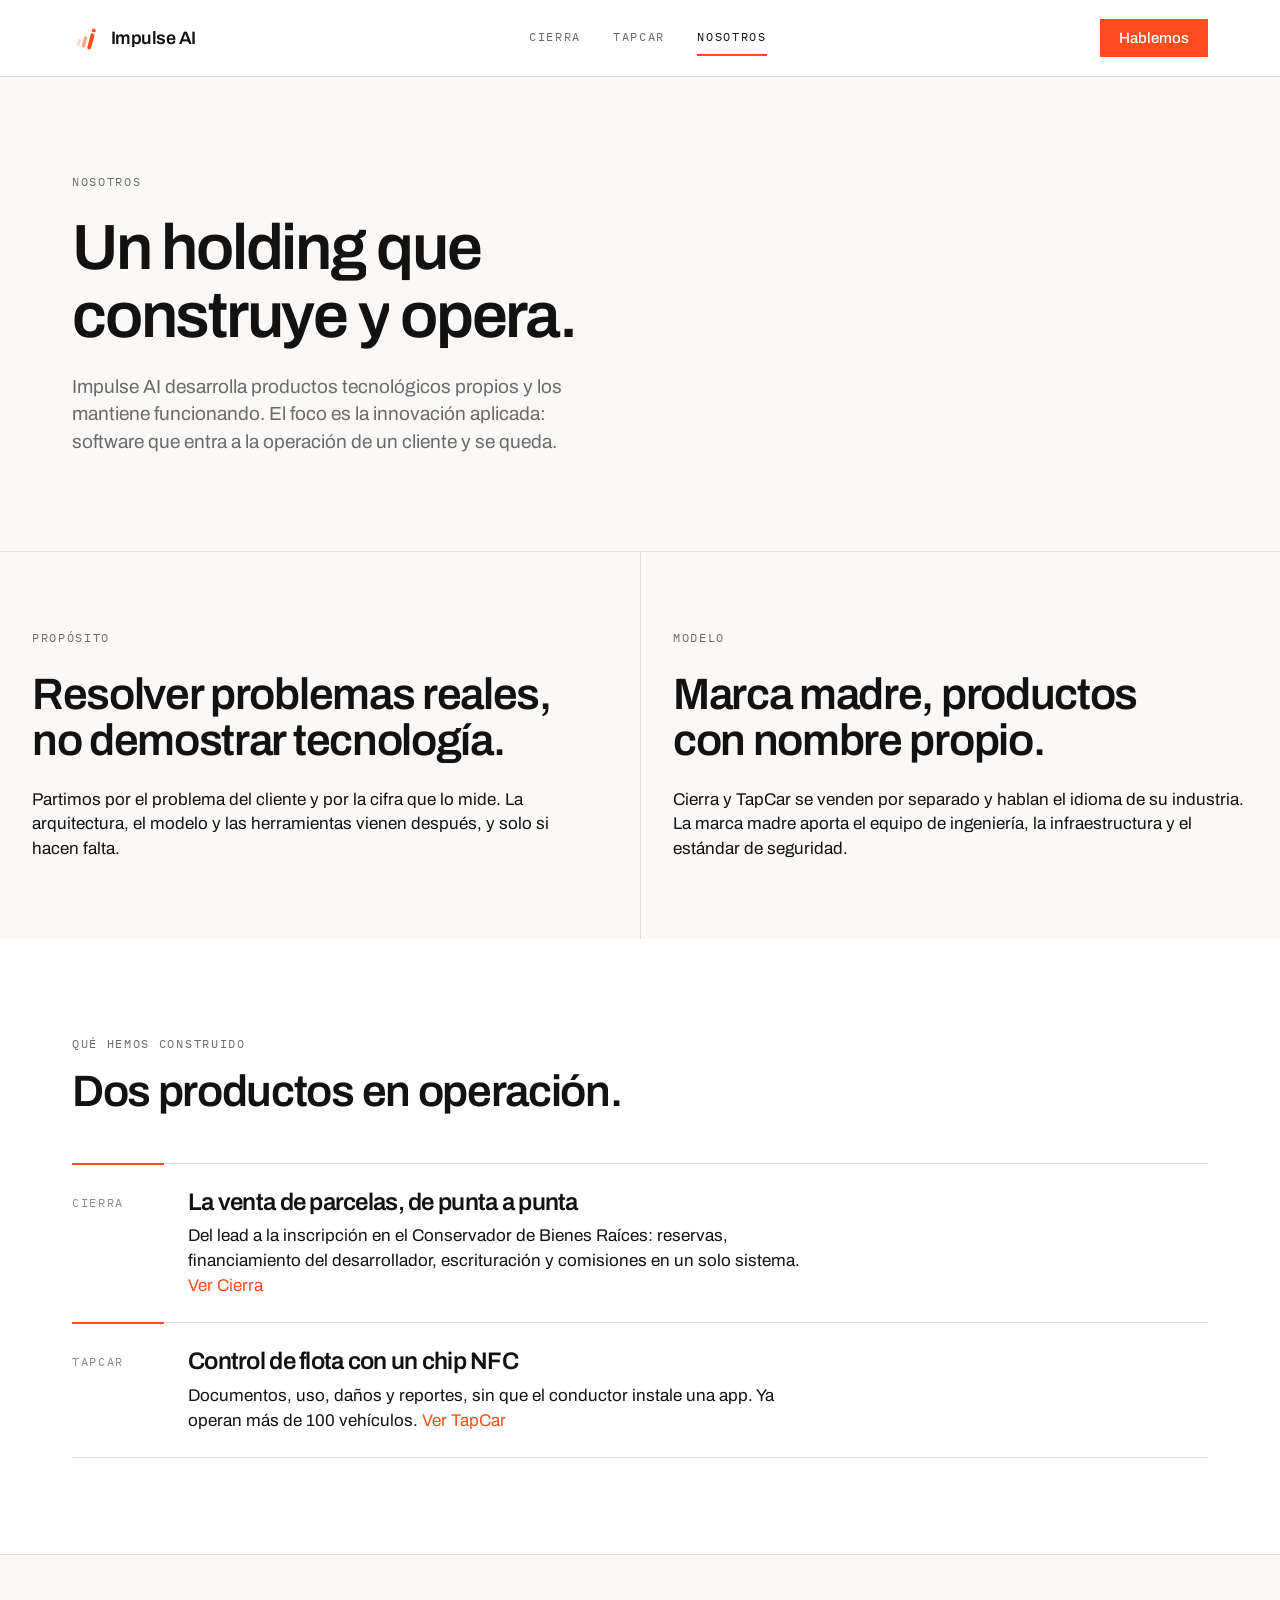
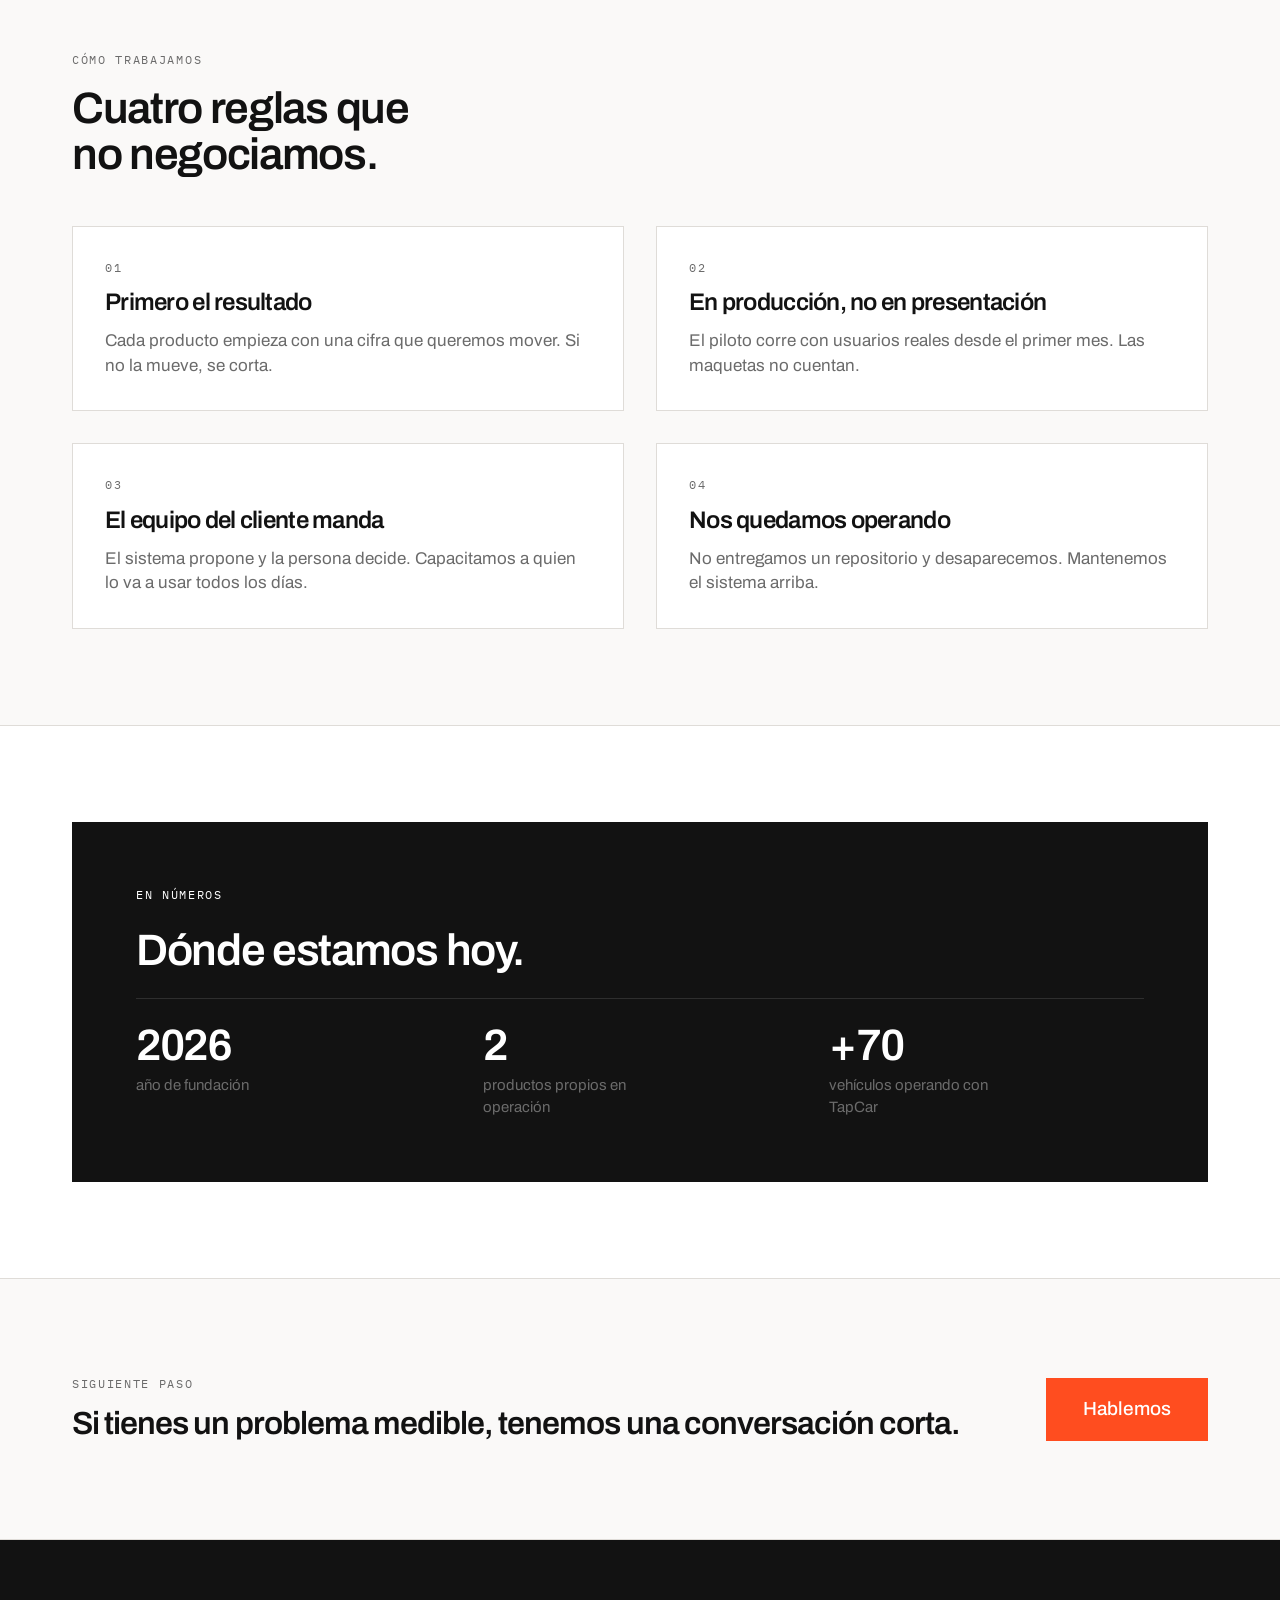
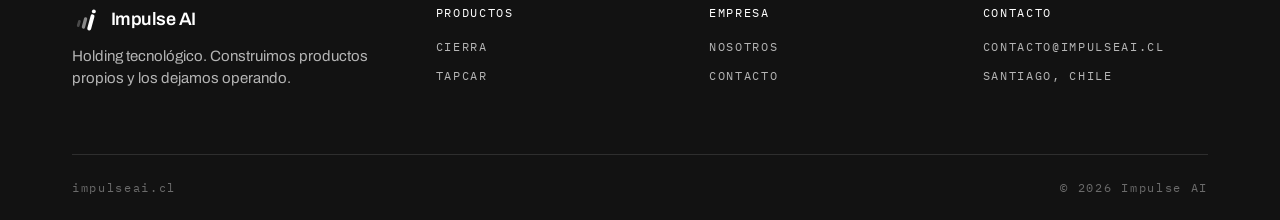
<file: nosotros.html>
<!doctype html>
<html lang="es">
<head>
<meta charset="utf-8">
<meta name="viewport" content="width=device-width, initial-scale=1">
<title>Nosotros — Impulse AI</title>
<meta name="description" content="Impulse AI es un holding tecnológico fundado en 2026. Construye y opera productos propios: Cierra y TapCar.">
<meta name="theme-color" content="#FAF9F8">
<meta name="color-scheme" content="light">
<link rel="icon" href="/assets/img/favicon.svg" type="image/svg+xml">
<meta property="og:type" content="website">
<meta property="og:site_name" content="Impulse AI">
<meta property="og:title" content="Nosotros — Impulse AI">
<meta property="og:description" content="Holding tecnológico. Dos productos propios en operación: Cierra y TapCar.">
<link rel="preconnect" href="https://fonts.googleapis.com">
<link rel="preconnect" href="https://fonts.gstatic.com" crossorigin>
<link href="https://fonts.googleapis.com/css2?family=Archivo:wght@400;500;600;700&family=IBM+Plex+Mono:wght@400;500&display=swap" rel="stylesheet">
<link rel="stylesheet" href="/assets/css/tokens.css">
<link rel="stylesheet" href="/assets/css/site.css">
<script>
  /* Activa el movimiento antes del primer pintado. Si site.js no llega a
     confirmarlo, se retira solo para que nada quede oculto. */
  (function (d) {
    if (window.matchMedia && matchMedia('(prefers-reduced-motion: no-preference)').matches && 'IntersectionObserver' in window) {
      d.classList.add('motion');
      setTimeout(function () { if (!d.classList.contains('motion-ready')) d.classList.remove('motion'); }, 2500);
    }
  })(document.documentElement);
</script>
</head>
<body>
<a class="skip-link" href="#main">Ir al contenido</a>

<header class="site-header">
  <div class="wrap site-header__inner">
    <a class="logo" href="/" aria-label="Impulse AI, ir al inicio">
      <svg class="mark" width="30" height="30" viewBox="0 0 100 100" aria-hidden="true" focusable="false">
        <g transform="translate(11.4, 10)" fill="none" stroke="#FF4D1F" stroke-linecap="round">
          <line x1="9.3" y1="62.2" x2="13.2" y2="47.7" stroke-width="9" opacity="0.24"></line>
          <line x1="26.7" y1="66.8" x2="33.9" y2="39.7" stroke-width="11" opacity="0.5"></line>
          <line x1="46" y1="72" x2="57" y2="31" stroke-width="13"></line>
          <circle class="mark__dot" cx="61.4" cy="14.6" r="6.5" fill="#FF4D1F" stroke="none"></circle>
        </g>
      </svg>
      <span class="logo__word" translate="no">Impulse AI</span>
    </a>

    <button class="nav-toggle" type="button" data-nav-toggle aria-expanded="false" aria-controls="nav-panel">Menú</button>

    <div class="nav-panel" id="nav-panel" data-nav-panel>
      <nav class="nav" aria-label="Navegación principal">
        <a class="nav__link" href="/cierra">Cierra</a>
        <a class="nav__link" href="/tapcar">TapCar</a>
        <a class="nav__link" href="/nosotros" aria-current="page">Nosotros</a>
      </nav>
      <a class="btn btn--primary btn--sm nav-cta-mobile" href="/contacto">Hablemos</a>
    </div>

    <a class="btn btn--primary btn--sm" href="/contacto">Hablemos</a>
  </div>
</header>

<main id="main">

  <!-- ================================================================ Hero -->
  <section class="section">
    <div class="wrap stack stack-5">
      <span class="mono">Nosotros</span>
      <h1 class="t-display measure-18">Un holding que construye y opera.</h1>
      <p class="t-lead">Impulse AI desarrolla productos tecnológicos propios y los mantiene funcionando. El foco es la innovación aplicada: software que entra a la operación de un cliente y se queda.</p>
    </div>
  </section>

  <!-- ============================================================ Propósito -->
  <section class="split">
    <div class="split__side">
      <span class="mono">Propósito</span>
      <h2 class="t-h1">Resolver problemas reales, no demostrar tecnología.</h2>
      <p class="t-body">Partimos por el problema del cliente y por la cifra que lo mide. La arquitectura, el modelo y las herramientas vienen después, y solo si hacen falta.</p>
    </div>
    <div class="split__side">
      <span class="mono">Modelo</span>
      <h2 class="t-h1">Marca madre, productos con nombre propio.</h2>
      <p class="t-body">Cierra y TapCar se venden por separado y hablan el idioma de su industria. La marca madre aporta el equipo de ingeniería, la infraestructura y el estándar de seguridad.</p>
    </div>
  </section>

  <!-- ============================================================ Productos -->
  <section class="section section--card">
    <div class="wrap">
      <div class="section-head">
        <span class="mono">Qué hemos construido</span>
        <h2 class="t-h1">Dos productos en operación.</h2>
      </div>
      <ul class="ruled-list">
        <li>
          <span class="ruled-list__key">Cierra</span>
          <div class="ruled-list__body">
            <h3 class="t-h3">La venta de parcelas, de punta a punta</h3>
            <p class="t-body">Del lead a la inscripción en el Conservador de Bienes Raíces: reservas, financiamiento del desarrollador, escrituración y comisiones en un solo sistema. <a href="/cierra" class="accent">Ver Cierra</a></p>
          </div>
        </li>
        <li>
          <span class="ruled-list__key">TapCar</span>
          <div class="ruled-list__body">
            <h3 class="t-h3">Control de flota con un chip NFC</h3>
            <p class="t-body">Documentos, uso, daños y reportes, sin que el conductor instale una app. Ya operan más de 100 vehículos. <a href="/tapcar" class="accent">Ver TapCar</a></p>
          </div>
        </li>
      </ul>
    </div>
  </section>

  <!-- ============================================================ Principios -->
  <section class="section">
    <div class="wrap">
      <div class="section-head">
        <span class="mono">Cómo trabajamos</span>
        <h2 class="t-h1">Cuatro reglas que no negociamos.</h2>
      </div>
      <div class="grid grid-2">
        <div class="card">
          <span class="mono">01</span>
          <h3 class="t-h3">Primero el resultado</h3>
          <p class="card__text">Cada producto empieza con una cifra que queremos mover. Si no la mueve, se corta.</p>
        </div>
        <div class="card">
          <span class="mono">02</span>
          <h3 class="t-h3">En producción, no en presentación</h3>
          <p class="card__text">El piloto corre con usuarios reales desde el primer mes. Las maquetas no cuentan.</p>
        </div>
        <div class="card">
          <span class="mono">03</span>
          <h3 class="t-h3">El equipo del cliente manda</h3>
          <p class="card__text">El sistema propone y la persona decide. Capacitamos a quien lo va a usar todos los días.</p>
        </div>
        <div class="card">
          <span class="mono">04</span>
          <h3 class="t-h3">Nos quedamos operando</h3>
          <p class="card__text">No entregamos un repositorio y desaparecemos. Mantenemos el sistema arriba.</p>
        </div>
      </div>
    </div>
  </section>

  <!-- ================================================================ Cifras -->
  <section class="section section--card">
    <div class="wrap">
      <div class="panel-ink">
        <span class="mono mono--inverse">En números</span>
        <h2 class="t-h1">Dónde estamos hoy.</h2>
        <hr class="rule">
        <div class="grid grid-3">
          <div class="stat">
            <span class="stat__value">2026</span>
            <span class="stat__label">año de fundación</span>
          </div>
          <div class="stat">
            <span class="stat__value">2</span>
            <span class="stat__label">productos propios en operación</span>
          </div>
          <div class="stat">
            <span class="stat__value">+100</span>
            <span class="stat__label">vehículos operando con TapCar</span>
          </div>
        </div>
      </div>
    </div>
  </section>

  <!-- ================================================================= CTA -->
  <section class="section">
    <div class="wrap">
      <div class="cta">
        <div class="stack stack-3">
          <span class="mono">Siguiente paso</span>
          <h2 class="t-h2">Si tienes un problema medible, tenemos una conversación corta.</h2>
        </div>
        <a class="btn btn--primary btn--lg" href="/contacto">Hablemos</a>
      </div>
    </div>
  </section>

</main>

<footer class="site-footer">
  <div class="wrap">
    <div class="site-footer__inner">
      <div class="site-footer__col">
        <a class="logo logo--inverse" href="/" aria-label="Impulse AI, ir al inicio">
          <svg class="mark" width="30" height="30" viewBox="0 0 100 100" aria-hidden="true" focusable="false">
            <g transform="translate(11.4, 10)" fill="none" stroke="#FFFFFF" stroke-linecap="round">
              <line x1="9.3" y1="62.2" x2="13.2" y2="47.7" stroke-width="9" opacity="0.24"></line>
              <line x1="26.7" y1="66.8" x2="33.9" y2="39.7" stroke-width="11" opacity="0.5"></line>
              <line x1="46" y1="72" x2="57" y2="31" stroke-width="13"></line>
              <circle class="mark__dot" cx="61.4" cy="14.6" r="6.5" fill="#FFFFFF" stroke="none"></circle>
            </g>
          </svg>
          <span class="logo__word" translate="no">Impulse AI</span>
        </a>
        <p class="site-footer__blurb">Holding tecnológico. Construimos productos propios y los dejamos operando.</p>
      </div>
      <div class="site-footer__col">
        <span class="site-footer__title">Productos</span>
        <a class="site-footer__link" href="/cierra">Cierra</a>
        <a class="site-footer__link" href="/tapcar">TapCar</a>
      </div>
      <div class="site-footer__col">
        <span class="site-footer__title">Empresa</span>
        <a class="site-footer__link" href="/nosotros">Nosotros</a>
        <a class="site-footer__link" href="/contacto">Contacto</a>
      </div>
      <div class="site-footer__col">
        <span class="site-footer__title">Contacto</span>
        <a class="site-footer__link" href="mailto:contacto@impulseai.cl">contacto@impulseai.cl</a>
        <span class="site-footer__link">Santiago, Chile</span>
      </div>
    </div>
    <div class="site-footer__legal">
      <span>impulseai.cl</span>
      <span>&copy; 2026 Impulse AI</span>
    </div>
  </div>
</footer>

<script src="/assets/js/site.js"></script>
</body>
</html>
</file>
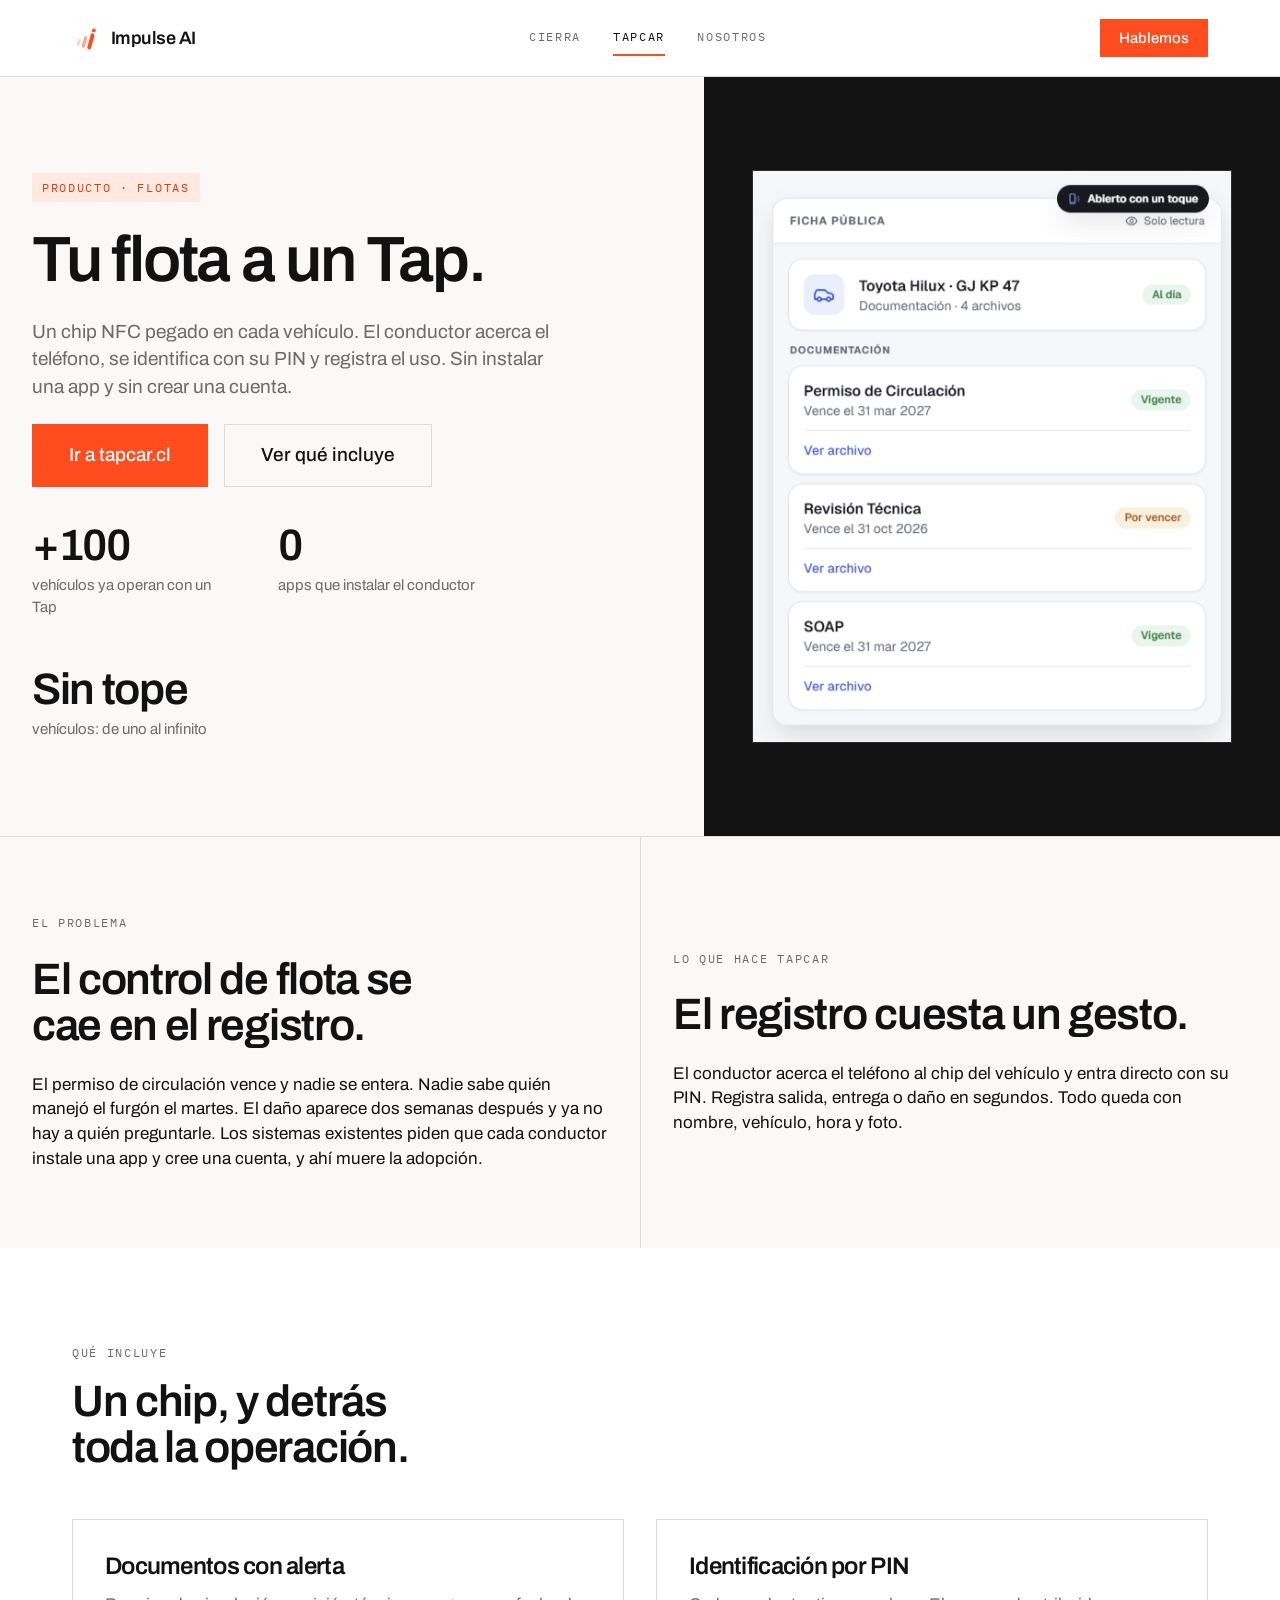
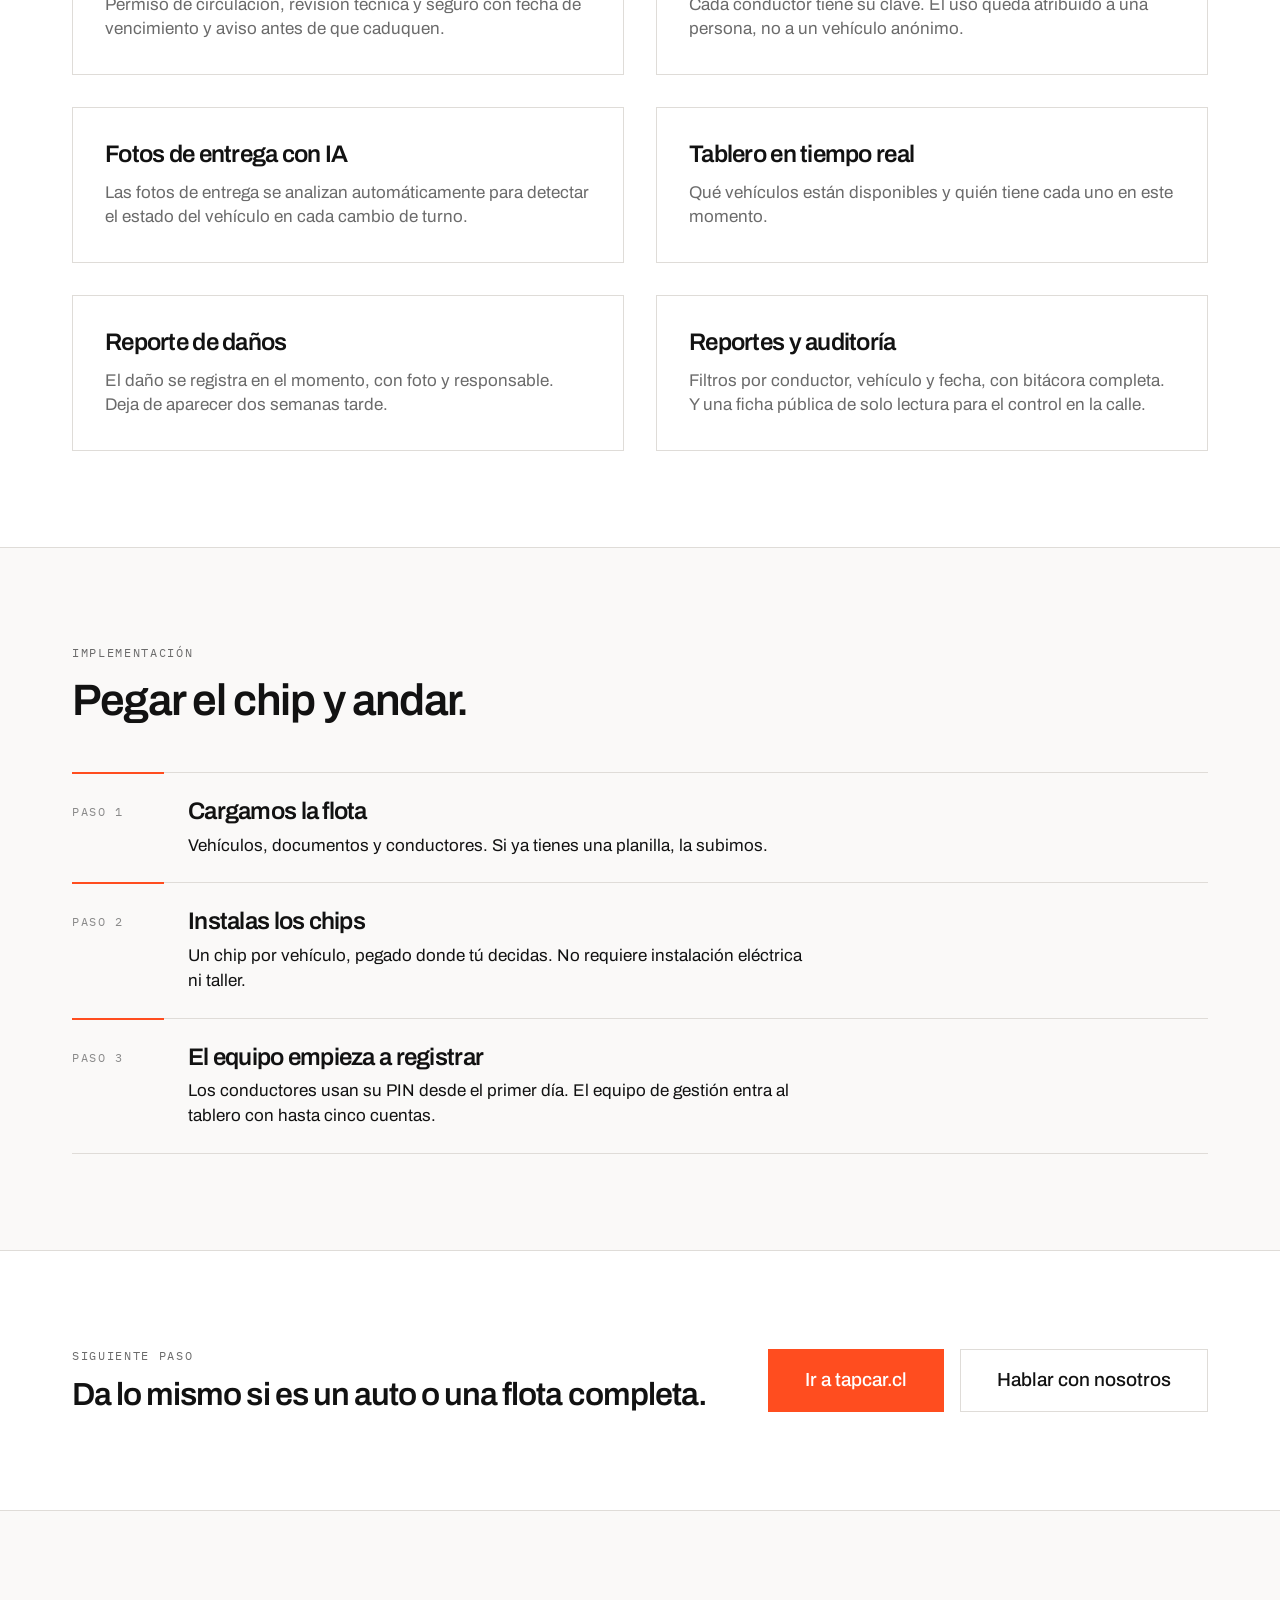
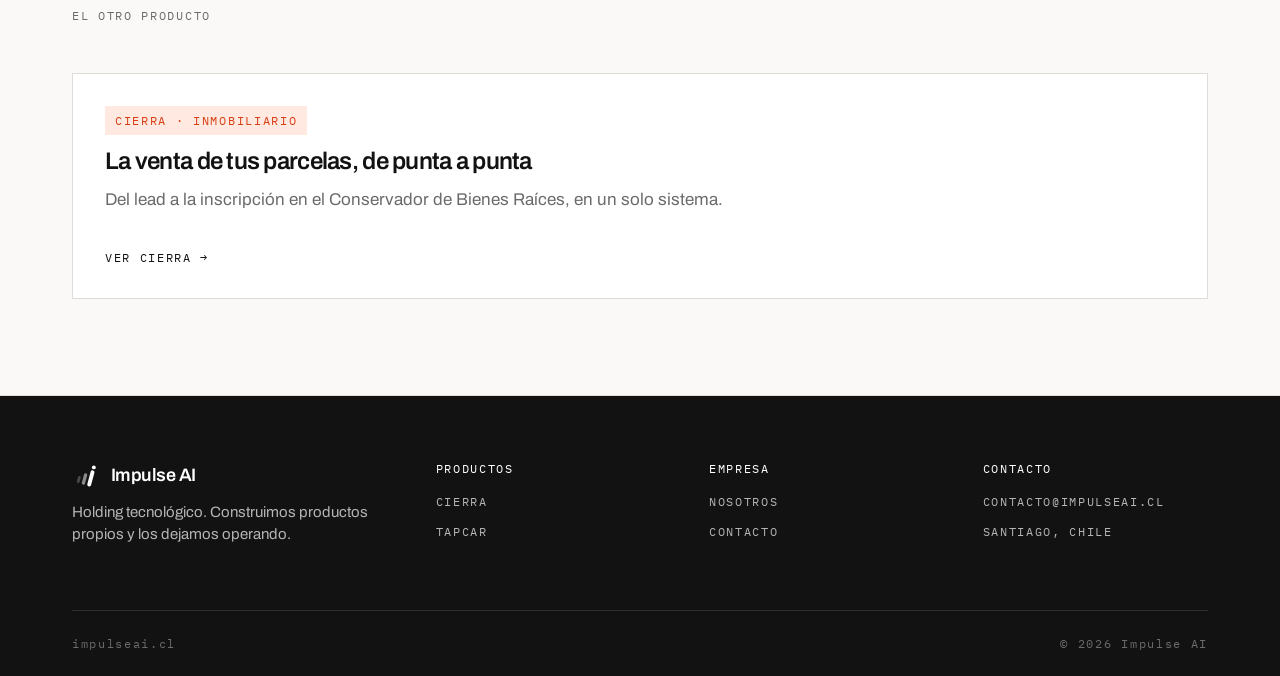
<file: tapcar.html>
<!doctype html>
<html lang="es">
<head>
<meta charset="utf-8">
<meta name="viewport" content="width=device-width, initial-scale=1">
<title>TapCar — Impulse AI</title>
<meta name="description" content="TapCar controla tu flota con un chip NFC en cada vehículo. Documentos, uso, daños y reportes sin que el conductor instale una app.">
<meta name="theme-color" content="#FAF9F8">
<meta name="color-scheme" content="light">
<link rel="icon" href="/assets/img/favicon.svg" type="image/svg+xml">
<meta property="og:type" content="website">
<meta property="og:site_name" content="Impulse AI">
<meta property="og:title" content="TapCar — Impulse AI">
<meta property="og:description" content="Tu flota a un Tap. Control de vehículos con chip NFC, sin app para el conductor.">
<link rel="preconnect" href="https://fonts.googleapis.com">
<link rel="preconnect" href="https://fonts.gstatic.com" crossorigin>
<link href="https://fonts.googleapis.com/css2?family=Archivo:wght@400;500;600;700&family=IBM+Plex+Mono:wght@400;500&display=swap" rel="stylesheet">
<link rel="stylesheet" href="/assets/css/tokens.css">
<link rel="stylesheet" href="/assets/css/site.css">
<script>
  /* Activa el movimiento antes del primer pintado. Si site.js no llega a
     confirmarlo, se retira solo para que nada quede oculto. */
  (function (d) {
    if (window.matchMedia && matchMedia('(prefers-reduced-motion: no-preference)').matches && 'IntersectionObserver' in window) {
      d.classList.add('motion');
      setTimeout(function () { if (!d.classList.contains('motion-ready')) d.classList.remove('motion'); }, 2500);
    }
  })(document.documentElement);
</script>
</head>
<body>
<a class="skip-link" href="#main">Ir al contenido</a>

<header class="site-header">
  <div class="wrap site-header__inner">
    <a class="logo" href="/" aria-label="Impulse AI, ir al inicio">
      <svg class="mark" width="30" height="30" viewBox="0 0 100 100" aria-hidden="true" focusable="false">
        <g transform="translate(11.4, 10)" fill="none" stroke="#FF4D1F" stroke-linecap="round">
          <line x1="9.3" y1="62.2" x2="13.2" y2="47.7" stroke-width="9" opacity="0.24"></line>
          <line x1="26.7" y1="66.8" x2="33.9" y2="39.7" stroke-width="11" opacity="0.5"></line>
          <line x1="46" y1="72" x2="57" y2="31" stroke-width="13"></line>
          <circle class="mark__dot" cx="61.4" cy="14.6" r="6.5" fill="#FF4D1F" stroke="none"></circle>
        </g>
      </svg>
      <span class="logo__word" translate="no">Impulse AI</span>
    </a>

    <button class="nav-toggle" type="button" data-nav-toggle aria-expanded="false" aria-controls="nav-panel">Menú</button>

    <div class="nav-panel" id="nav-panel" data-nav-panel>
      <nav class="nav" aria-label="Navegación principal">
        <a class="nav__link" href="/cierra">Cierra</a>
        <a class="nav__link" href="/tapcar" aria-current="page">TapCar</a>
        <a class="nav__link" href="/nosotros">Nosotros</a>
      </nav>
      <a class="btn btn--primary btn--sm nav-cta-mobile" href="/contacto">Hablemos</a>
    </div>

    <a class="btn btn--primary btn--sm" href="/contacto">Hablemos</a>
  </div>
</header>

<main id="main">

  <!-- ================================================================ Hero -->
  <section class="hero">
    <div class="hero__copy">
      <span class="badge">Producto · Flotas</span>
      <h1 class="t-display hero__title">Tu flota a un Tap.</h1>
      <p class="t-lead">Un chip NFC pegado en cada vehículo. El conductor acerca el teléfono, se identifica con su PIN y registra el uso. Sin instalar una app y sin crear una cuenta.</p>
      <div class="row">
        <a class="btn btn--primary btn--lg" href="https://tapcar.cl" target="_blank" rel="noopener">Ir a tapcar.cl</a>
        <a class="btn btn--secondary btn--lg" href="#capacidades">Ver qué incluye</a>
      </div>
      <div class="hero__stats">
        <div class="stat">
          <span class="stat__value">+100</span>
          <span class="stat__label">vehículos ya operan con un Tap</span>
        </div>
        <div class="stat">
          <span class="stat__value">0</span>
          <span class="stat__label">apps que instalar el conductor</span>
        </div>
        <div class="stat">
          <span class="stat__value">Sin tope</span>
          <span class="stat__label">vehículos: de uno al infinito</span>
        </div>
      </div>
    </div>
    <div class="hero__panel hero__panel--stage">
      <img class="shot" src="/assets/img/tapcar-ficha.png" width="519" height="620" fetchpriority="high" alt="Ficha pública de un vehículo en TapCar: patente, estado de la documentación y vencimiento de permiso de circulación, revisión técnica y SOAP.">
    </div>
  </section>

  <!-- ============================================================ Problema -->
  <section class="split">
    <div class="split__side">
      <span class="mono">El problema</span>
      <h2 class="t-h1">El control de flota se cae en el registro.</h2>
      <p class="t-body">El permiso de circulación vence y nadie se entera. Nadie sabe quién manejó el furgón el martes. El daño aparece dos semanas después y ya no hay a quién preguntarle. Los sistemas existentes piden que cada conductor instale una app y cree una cuenta, y ahí muere la adopción.</p>
    </div>
    <div class="split__side">
      <span class="mono">Lo que hace TapCar</span>
      <h2 class="t-h1">El registro cuesta un gesto.</h2>
      <p class="t-body">El conductor acerca el teléfono al chip del vehículo y entra directo con su PIN. Registra salida, entrega o daño en segundos. Todo queda con nombre, vehículo, hora y foto.</p>
    </div>
  </section>

  <!-- ========================================================= Capacidades -->
  <section class="section section--card" id="capacidades">
    <div class="wrap">
      <div class="section-head">
        <span class="mono">Qué incluye</span>
        <h2 class="t-h1">Un chip, y detrás toda la operación.</h2>
      </div>
      <div class="grid grid-2">
        <div class="card">
          <h3 class="t-h3">Documentos con alerta</h3>
          <p class="card__text">Permiso de circulación, revisión técnica y seguro con fecha de vencimiento y aviso antes de que caduquen.</p>
        </div>
        <div class="card">
          <h3 class="t-h3">Identificación por PIN</h3>
          <p class="card__text">Cada conductor tiene su clave. El uso queda atribuido a una persona, no a un vehículo anónimo.</p>
        </div>
        <div class="card">
          <h3 class="t-h3">Fotos de entrega con IA</h3>
          <p class="card__text">Las fotos de entrega se analizan automáticamente para detectar el estado del vehículo en cada cambio de turno.</p>
        </div>
        <div class="card">
          <h3 class="t-h3">Tablero en tiempo real</h3>
          <p class="card__text">Qué vehículos están disponibles y quién tiene cada uno en este momento.</p>
        </div>
        <div class="card">
          <h3 class="t-h3">Reporte de daños</h3>
          <p class="card__text">El daño se registra en el momento, con foto y responsable. Deja de aparecer dos semanas tarde.</p>
        </div>
        <div class="card">
          <h3 class="t-h3">Reportes y auditoría</h3>
          <p class="card__text">Filtros por conductor, vehículo y fecha, con bitácora completa. Y una ficha pública de solo lectura para el control en la calle.</p>
        </div>
      </div>
    </div>
  </section>

  <!-- ====================================================== Implementación -->
  <section class="section">
    <div class="wrap">
      <div class="section-head">
        <span class="mono">Implementación</span>
        <h2 class="t-h1">Pegar el chip y andar.</h2>
      </div>
      <ul class="ruled-list">
        <li>
          <span class="ruled-list__key">Paso 1</span>
          <div class="ruled-list__body">
            <h3 class="t-h3">Cargamos la flota</h3>
            <p class="t-body">Vehículos, documentos y conductores. Si ya tienes una planilla, la subimos.</p>
          </div>
        </li>
        <li>
          <span class="ruled-list__key">Paso 2</span>
          <div class="ruled-list__body">
            <h3 class="t-h3">Instalas los chips</h3>
            <p class="t-body">Un chip por vehículo, pegado donde tú decidas. No requiere instalación eléctrica ni taller.</p>
          </div>
        </li>
        <li>
          <span class="ruled-list__key">Paso 3</span>
          <div class="ruled-list__body">
            <h3 class="t-h3">El equipo empieza a registrar</h3>
            <p class="t-body">Los conductores usan su PIN desde el primer día. El equipo de gestión entra al tablero con hasta cinco cuentas.</p>
          </div>
        </li>
      </ul>
    </div>
  </section>

  <!-- ================================================================= CTA -->
  <section class="section section--card">
    <div class="wrap">
      <div class="cta">
        <div class="stack stack-3">
          <span class="mono">Siguiente paso</span>
          <h2 class="t-h2">Da lo mismo si es un auto o una flota completa.</h2>
        </div>
        <div class="row">
          <a class="btn btn--primary btn--lg" href="https://tapcar.cl" target="_blank" rel="noopener">Ir a tapcar.cl</a>
          <a class="btn btn--secondary btn--lg" href="/contacto">Hablar con nosotros</a>
        </div>
      </div>
    </div>
  </section>

  <!-- ====================================================== Otro producto -->
  <section class="section">
    <div class="wrap">
      <div class="section-head">
        <span class="mono">El otro producto</span>
      </div>
      <a class="card" href="/cierra">
        <span class="badge">Cierra · Inmobiliario</span>
        <h3 class="t-h3">La venta de tus parcelas, de punta a punta</h3>
        <p class="card__text">Del lead a la inscripción en el Conservador de Bienes Raíces, en un solo sistema.</p>
        <span class="card__more">Ver Cierra</span>
      </a>
    </div>
  </section>

</main>

<footer class="site-footer">
  <div class="wrap">
    <div class="site-footer__inner">
      <div class="site-footer__col">
        <a class="logo logo--inverse" href="/" aria-label="Impulse AI, ir al inicio">
          <svg class="mark" width="30" height="30" viewBox="0 0 100 100" aria-hidden="true" focusable="false">
            <g transform="translate(11.4, 10)" fill="none" stroke="#FFFFFF" stroke-linecap="round">
              <line x1="9.3" y1="62.2" x2="13.2" y2="47.7" stroke-width="9" opacity="0.24"></line>
              <line x1="26.7" y1="66.8" x2="33.9" y2="39.7" stroke-width="11" opacity="0.5"></line>
              <line x1="46" y1="72" x2="57" y2="31" stroke-width="13"></line>
              <circle class="mark__dot" cx="61.4" cy="14.6" r="6.5" fill="#FFFFFF" stroke="none"></circle>
            </g>
          </svg>
          <span class="logo__word" translate="no">Impulse AI</span>
        </a>
        <p class="site-footer__blurb">Holding tecnológico. Construimos productos propios y los dejamos operando.</p>
      </div>
      <div class="site-footer__col">
        <span class="site-footer__title">Productos</span>
        <a class="site-footer__link" href="/cierra">Cierra</a>
        <a class="site-footer__link" href="/tapcar">TapCar</a>
      </div>
      <div class="site-footer__col">
        <span class="site-footer__title">Empresa</span>
        <a class="site-footer__link" href="/nosotros">Nosotros</a>
        <a class="site-footer__link" href="/contacto">Contacto</a>
      </div>
      <div class="site-footer__col">
        <span class="site-footer__title">Contacto</span>
        <a class="site-footer__link" href="mailto:contacto@impulseai.cl">contacto@impulseai.cl</a>
        <span class="site-footer__link">Santiago, Chile</span>
      </div>
    </div>
    <div class="site-footer__legal">
      <span>impulseai.cl</span>
      <span>&copy; 2026 Impulse AI</span>
    </div>
  </div>
</footer>

<script src="/assets/js/site.js"></script>
</body>
</html>
</file>
<file: assets/css/tokens.css>
/* =========================================================================
   Impulse AI — Design tokens
   Derivados 1:1 del design system "Impulse AI Design System".
   Regla base: esquina recta, borde de 1px, sin sombras ni gradientes.
   ========================================================================= */

:root {
  /* --- Marca: un solo color ------------------------------------------- */
  --brand-500: #FF4D1F;
  --brand-600: #D93D13;   /* solo hover */
  --brand-100: #FFE9E1;   /* solo fondo suave */

  /* --- Tinta y grises -------------------------------------------------- */
  --ink-900: #121212;
  --ink-800: #1A1A1A;
  --ink-700: #2E2E2E;
  --gray-500: #6B6B6B;
  --gray-400: #8A8A8A;
  --gray-300: #A5A09B;

  /* --- Neutros cálidos ------------------------------------------------- */
  --neutral-300: #DFDCD8;
  --neutral-200: #E6E4E1;
  --neutral-50: #FAF9F8;
  --white: #FFFFFF;

  /* --- Semánticos ------------------------------------------------------ */
  --surface-page: var(--neutral-50);
  --surface-card: var(--white);
  --surface-sunken: var(--neutral-200);
  --surface-inverse: var(--ink-900);
  --surface-brand: var(--brand-500);

  --text-primary: var(--ink-900);
  --text-secondary: var(--gray-500);
  --text-muted: var(--gray-400);
  --text-inverse: var(--white);
  --text-accent: var(--brand-500);

  --border-subtle: var(--neutral-300);
  --border-strong: var(--ink-900);
  --border-accent: var(--brand-500);

  --action-primary-bg: var(--brand-500);
  --action-primary-bg-hover: var(--brand-600);
  --action-primary-text: var(--white);
  --action-secondary-border: var(--neutral-300);
  --action-secondary-text: var(--ink-900);

  --focus-ring: var(--brand-500);

  /* --- Tipografía ------------------------------------------------------ */
  --font-sans: "Archivo", "Helvetica Neue", Helvetica, Arial, sans-serif;
  --font-mono: "IBM Plex Mono", ui-monospace, "SF Mono", Menlo, monospace;

  --weight-regular: 400;
  --weight-medium: 500;
  --weight-semibold: 600;

  --text-display: 64px;
  --text-h1: 44px;
  --text-h2: 32px;
  --text-h3: 24px;
  --text-body-lg: 19px;
  --text-body: 17px;
  --text-small: 15px;
  --text-label: 12px;

  --leading-tight: 1.05;
  --leading-snug: 1.2;
  --leading-body: 1.45;

  --tracking-display: -0.035em;
  --tracking-heading: -0.03em;
  --tracking-normal: 0em;
  --tracking-label: 0.14em;

  /* --- Espaciado ------------------------------------------------------- */
  --space-1: 4px;
  --space-2: 8px;
  --space-3: 12px;
  --space-4: 16px;
  --space-5: 24px;
  --space-6: 32px;
  --space-7: 48px;
  --space-8: 64px;
  --space-9: 96px;
  --space-10: 130px;

  --gutter-web: var(--space-6);
  --content-max: 1200px;
  --measure-text: 62ch;

  /* --- Bordes ---------------------------------------------------------- */
  --radius-none: 0px;
  --radius-sm: 2px;
  --radius-pill: 999px;
  --radius-card: var(--radius-none);

  --border-width: 1px;
  --border-width-strong: 2px;
  --stroke-icon: 2px;
  --icon-grid: 24px;

  --shadow-none: none;

  /* --- Movimiento ------------------------------------------------------ */
  --duration-fast: 150ms;
  --duration-base: 250ms;
  --duration-launch: 900ms;
  --ease-launch: cubic-bezier(.2, .8, .2, 1);
  --ease-standard: cubic-bezier(.4, 0, .2, 1);
  --launch-angle: 15deg;
}

/* Superficies oscuras: se activan con data-theme="inverse" en el contenedor */
[data-theme="inverse"] {
  --surface-page: var(--ink-900);
  --surface-card: var(--ink-800);
  --text-primary: var(--white);
  --text-secondary: #B5B5B5;
  --border-subtle: var(--ink-700);
}

/* --- Animación de marca: la estela aparece y el punto sale 15° arriba --- */
@keyframes impulse-launch {
  0%   { transform: translate(-14px, 6px); opacity: 0; }
  22%  { transform: translate(0, 0); opacity: 1; }
  72%  { transform: translate(0, 0); opacity: 1; }
  100% { transform: translate(26px, -12px); opacity: 0; }
}

@keyframes impulse-trail {
  0%   { opacity: 0; }
  30%  { opacity: 0.5; }
  100% { opacity: 0; }
}

/* --- Variante en bucle -------------------------------------------------
   Mismo gesto, repetido: el punto entra, se asienta, acelera fuera de
   cuadro y el cuadro queda vacio un instante antes de volver a empezar.
   Nunca vuelve hacia atras: el retroceso leeria como lo contrario al
   impulso. El tramo de salida usa ease-in para que acelere al salir.
   ---------------------------------------------------------------------- */
@keyframes impulse-launch-loop {
  0%   { transform: translate(-14px, 6px); opacity: 0; }
  10%  { transform: translate(0, 0); opacity: 1; }
  50%  { transform: translate(0, 0); opacity: 1; animation-timing-function: cubic-bezier(.4, 0, 1, 1); }
  80%  { transform: translate(26px, -12px); opacity: 0; }
  100% { transform: translate(26px, -12px); opacity: 0; }
}

@keyframes impulse-trail-loop {
  0%   { opacity: 0; }
  15%  { opacity: var(--trail-opacity, 0.5); }
  55%  { opacity: var(--trail-opacity, 0.5); }
  78%  { opacity: 0; }
  100% { opacity: 0; }
}
</file>
<file: assets/css/site.css>
/* =========================================================================
   Impulse AI — Hoja de estilos del sitio
   Depende de tokens.css. Nada de sombras, gradientes, blur ni esquinas
   redondeadas: la jerarquia se construye con superficie, borde y peso.
   ========================================================================= */

/* ---------------------------------------------------------------- Reset */
*,
*::before,
*::after { box-sizing: border-box; }

html { -webkit-text-size-adjust: 100%; scroll-behavior: smooth; }

body {
  margin: 0;
  background: var(--surface-page);
  color: var(--text-primary);
  font-family: var(--font-sans);
  font-size: var(--text-body);
  font-weight: var(--weight-regular);
  line-height: var(--leading-body);
  -webkit-font-smoothing: antialiased;
  text-rendering: optimizeLegibility;
}

img, svg { display: block; max-width: 100%; }

h1, h2, h3, h4, p, figure, blockquote, ul, ol, dl, dd { margin: 0; }
ul, ol { padding: 0; list-style: none; }

a { color: inherit; text-decoration: none; }

button, input, textarea, select { font: inherit; color: inherit; }

/* Sin retraso de doble toque; el feedback de presion lo da cada componente */
a, button, input, textarea, select, label, summary {
  touch-action: manipulation;
  -webkit-tap-highlight-color: transparent;
}

/* Los anclas no quedan tapados por el header fijo */
[id] { scroll-margin-top: 96px; }

/* Foco: anillo naranja de 2px. Nunca se elimina sin reemplazo. */
:where(a, button, input, textarea, select, summary, [tabindex]):focus-visible {
  outline: var(--border-width-strong) solid var(--focus-ring);
  outline-offset: 2px;
}

::selection { background: var(--brand-500); color: var(--white); }

.skip-link {
  position: absolute;
  left: -9999px;
  top: 0;
  z-index: 100;
  background: var(--ink-900);
  color: var(--white);
  padding: var(--space-3) var(--space-5);
  font-family: var(--font-mono);
  font-size: var(--text-label);
  letter-spacing: var(--tracking-label);
  text-transform: uppercase;
}
.skip-link:focus { left: 0; }

.visually-hidden {
  position: absolute;
  width: 1px; height: 1px;
  margin: -1px; padding: 0;
  overflow: hidden;
  clip-path: inset(50%);
  white-space: nowrap;
}

/* ------------------------------------------------------------ Tipografia */
.t-display,
.t-h1,
.t-h2,
.t-h3 {
  font-weight: var(--weight-semibold);
  text-wrap: balance;
}

.t-display {
  font-size: clamp(40px, 6.4vw, var(--text-display));
  line-height: var(--leading-tight);
  letter-spacing: var(--tracking-display);
}

.t-h1 {
  font-size: clamp(32px, 4.6vw, var(--text-h1));
  line-height: 1.06;
  letter-spacing: var(--tracking-heading);
}

.t-h2 {
  font-size: clamp(26px, 3.4vw, var(--text-h2));
  line-height: var(--leading-snug);
  letter-spacing: var(--tracking-heading);
}

.t-h3 {
  font-size: var(--text-h3);
  line-height: var(--leading-snug);
  letter-spacing: var(--tracking-heading);
}

.t-lead {
  font-size: var(--text-body-lg);
  line-height: var(--leading-body);
  color: var(--text-secondary);
  max-width: 48ch;
  text-wrap: pretty;
}

.t-body { max-width: var(--measure-text); text-wrap: pretty; }

.t-small { font-size: var(--text-small); color: var(--text-secondary); }

.mono {
  font-family: var(--font-mono);
  font-size: var(--text-label);
  font-weight: var(--weight-regular);
  letter-spacing: var(--tracking-label);
  text-transform: uppercase;
  color: var(--text-secondary);
}
.mono--primary { color: var(--text-primary); }
.mono--accent  { color: var(--text-accent); }
.mono--inverse { color: var(--text-inverse); }

.accent { color: var(--text-accent); }

.measure-12 { max-width: 12ch; }
.measure-18 { max-width: 18ch; }

/* ---------------------------------------------------------------- Layout */
.wrap {
  width: 100%;
  max-width: var(--content-max);
  margin-inline: auto;
  padding-inline: var(--gutter-web);
}

.section {
  padding-block: clamp(56px, 8vw, var(--space-9));
  border-bottom: var(--border-width) solid var(--border-subtle);
}
.section--tight { padding-block: clamp(40px, 5vw, var(--space-8)); }
.section--card { background: var(--surface-card); }
.section--sunken { background: var(--surface-sunken); }

.stack { display: flex; flex-direction: column; }
.stack-2 { gap: var(--space-2); }
.stack-3 { gap: var(--space-3); }
.stack-4 { gap: var(--space-4); }
.stack-5 { gap: var(--space-5); }
.stack-6 { gap: var(--space-6); }
.stack-7 { gap: var(--space-7); }
.stack-8 { gap: var(--space-8); }

.row { display: flex; flex-wrap: wrap; align-items: center; gap: var(--space-4); }

.section-head {
  display: flex;
  flex-direction: column;
  gap: var(--space-4);
  margin-bottom: var(--space-7);
  max-width: 56ch;
}

.grid { display: grid; gap: var(--space-6); }
.grid-2 { grid-template-columns: repeat(2, minmax(0, 1fr)); }
.grid-3 { grid-template-columns: repeat(3, minmax(0, 1fr)); }
.grid-4 { grid-template-columns: repeat(4, minmax(0, 1fr)); }

.rule { border: 0; border-top: var(--border-width) solid var(--border-subtle); margin: 0; }

/* ---------------------------------------------------------------- Header */
.site-header {
  position: sticky;
  top: 0;
  z-index: 20;
  background: var(--surface-card);
  border-bottom: var(--border-width) solid var(--border-subtle);
}

.site-header__inner {
  position: relative;
  display: flex;
  align-items: center;
  justify-content: space-between;
  gap: var(--space-6);
  min-height: 76px;
  padding-block: var(--space-3);
}

.logo {
  display: inline-flex;
  align-items: center;
  gap: 9px;
  flex: none;
}
.logo__word {
  font-size: 18px;
  font-weight: var(--weight-semibold);
  letter-spacing: var(--tracking-heading);
  line-height: 1;
  color: var(--text-primary);
}
.logo--inverse .logo__word { color: var(--white); }

.nav {
  display: flex;
  align-items: center;
  gap: var(--space-6);
}
.nav__link {
  font-family: var(--font-mono);
  font-size: var(--text-label);
  letter-spacing: var(--tracking-label);
  text-transform: uppercase;
  color: var(--text-secondary);
  padding-block: var(--space-2);
  border-bottom: var(--border-width-strong) solid transparent;
  transition: color var(--duration-fast) var(--ease-standard);
}
.nav__link:hover { color: var(--text-primary); }
.nav__link[aria-current="page"] {
  color: var(--text-primary);
  border-bottom-color: var(--brand-500);
}

.nav-toggle {
  display: none;
  align-items: center;
  gap: var(--space-2);
  background: transparent;
  border: var(--border-width) solid var(--border-subtle);
  border-radius: var(--radius-none);
  padding: 10px 14px;
  cursor: pointer;
  font-family: var(--font-mono);
  font-size: var(--text-label);
  letter-spacing: var(--tracking-label);
  text-transform: uppercase;
}

.nav-panel { display: contents; }

/* El CTA duplicado solo existe dentro del panel movil */
.nav-panel .nav-cta-mobile { display: none; }

/* ---------------------------------------------------------------- Botones */
.btn {
  display: inline-flex;
  align-items: center;
  justify-content: center;
  gap: var(--space-2);
  font-family: var(--font-sans);
  font-weight: var(--weight-medium);
  line-height: 1.1;
  padding: 14px 26px;
  font-size: var(--text-body);
  border: var(--border-width) solid transparent;
  border-radius: var(--radius-none);
  cursor: pointer;
  text-align: center;
  transition:
    background var(--duration-fast) var(--ease-standard),
    color var(--duration-fast) var(--ease-standard),
    border-color var(--duration-fast) var(--ease-standard);
}
.btn--sm { padding: 10px 18px; font-size: var(--text-small); }
.btn--lg { padding: 20px 36px; font-size: var(--text-body-lg); }

.btn--primary {
  background: var(--action-primary-bg);
  color: var(--action-primary-text);
}
.btn--primary:hover { background: var(--action-primary-bg-hover); }

.btn--secondary {
  background: transparent;
  color: var(--action-secondary-text);
  border-color: var(--action-secondary-border);
}
.btn--secondary:hover { background: var(--surface-sunken); }

.btn--ghost { background: transparent; color: var(--text-primary); }
.btn--ghost:hover { color: var(--brand-500); }

.btn--inverse { background: var(--white); color: var(--ink-900); }
.btn--inverse:hover { background: var(--neutral-200); }

.btn[disabled] { opacity: 0.4; cursor: not-allowed; }

/* ---------------------------------------------------------------- Marca */
.mark { display: block; overflow: visible; flex: none; }

/* Reproduccion unica: el gesto corre una vez al cargar */
.mark--animated .mark__trail-1 { animation: impulse-trail var(--duration-launch) var(--ease-launch) 100ms 1 both; }
.mark--animated .mark__trail-2 { animation: impulse-trail var(--duration-launch) var(--ease-launch) 200ms 1 both; }
.mark--animated .mark__dot     { animation: impulse-launch 2.6s var(--ease-launch) 0ms 1 both; }

/* Bucle: mismo gesto siempre hacia adelante, con una pausa entre ciclos */
.mark--loop .mark__trail-1 {
  --trail-opacity: 0.24;
  animation: impulse-trail-loop 3s var(--ease-launch) 0ms infinite both;
}
.mark--loop .mark__trail-2 {
  --trail-opacity: 0.5;
  animation: impulse-trail-loop 3s var(--ease-launch) 90ms infinite both;
}
.mark--loop .mark__dot {
  animation: impulse-launch-loop 3s var(--ease-launch) 0ms infinite both;
}

/* ---------------------------------------------------------------- Hero */
.hero {
  display: grid;
  grid-template-columns: 1.1fr 0.9fr;
  border-bottom: var(--border-width) solid var(--border-subtle);
}

.hero__copy {
  display: flex;
  flex-direction: column;
  gap: var(--space-5);
  justify-content: center;
  padding: clamp(56px, 8vw, var(--space-9)) var(--space-6);
  max-width: calc(var(--content-max) * 0.58 + var(--gutter-web));
  margin-left: auto;
  width: 100%;
}

.hero__title { max-width: 15ch; }

.hero__panel {
  display: grid;
  place-items: center;
  min-height: 460px;
  padding: var(--space-6);
}
.hero__panel--brand {
  position: relative;
  overflow: hidden;
  background: var(--surface-brand);
}
.hero__panel--brand > .mark { position: relative; z-index: 1; }
.hero__panel--ink { background: var(--surface-inverse); }

.hero__stats {
  display: flex;
  flex-wrap: wrap;
  gap: var(--space-7);
  margin-top: var(--space-3);
}

/* ---------------------------------------------------------------- Stat */
.stat { display: flex; flex-direction: column; gap: var(--space-2); }
.stat__value {
  font-variant-numeric: tabular-nums;
  font-size: clamp(32px, 4vw, var(--text-h1));
  font-weight: var(--weight-semibold);
  letter-spacing: var(--tracking-heading);
  line-height: 1;
  color: var(--text-primary);
}
.stat__value--accent { color: var(--text-accent); }
.stat__label {
  font-size: var(--text-small);
  color: var(--text-secondary);
  line-height: var(--leading-body);
  max-width: 22ch;
}

/* ---------------------------------------------------------------- Card */
.card {
  display: flex;
  flex-direction: column;
  gap: var(--space-3);
  padding: var(--space-6);
  background: var(--surface-card);
  border: var(--border-width) solid var(--border-subtle);
  border-radius: var(--radius-card);
  box-shadow: var(--shadow-none);
}
.card--sunken { background: var(--surface-sunken); border-color: transparent; }
.card--inverse { background: var(--surface-inverse); border-color: transparent; color: var(--text-inverse); }
.card--brand { background: var(--surface-brand); border-color: transparent; color: var(--text-inverse); }
.card--inverse .stat__label,
.card--inverse .card__text { color: #B5B5B5; }
.card--brand .stat__label,
.card--brand .card__text { color: #FFE9E1; }

.card__text { color: var(--text-secondary); font-size: var(--text-body); }

/* Card enlazada: sin sombra, el borde pasa a tinta */
a.card { transition: border-color var(--duration-fast) var(--ease-standard); }
a.card:hover { border-color: var(--border-strong); }
a.card:hover .card__more { color: var(--brand-500); }
.card__more {
  margin-top: auto;
  padding-top: var(--space-5);
  font-family: var(--font-mono);
  font-size: var(--text-label);
  letter-spacing: var(--tracking-label);
  text-transform: uppercase;
  color: var(--text-primary);
  transition: color var(--duration-fast) var(--ease-standard);
}

/* ---------------------------------------------------------------- Badge */
.badge {
  display: inline-flex;
  align-items: center;
  align-self: flex-start;
  font-family: var(--font-mono);
  font-size: var(--text-label);
  letter-spacing: var(--tracking-label);
  text-transform: uppercase;
  padding: 6px 10px;
  border-radius: var(--radius-none);
  background: var(--brand-100);
  color: var(--brand-600);
}
.badge--neutral { background: var(--surface-sunken); color: var(--text-secondary); }
.badge--solid { background: var(--brand-500); color: var(--white); }
.badge--inverse { background: var(--ink-700); color: var(--white); }

/* ------------------------------------------------------- Listas y pasos */
.ruled-list > li {
  display: grid;
  grid-template-columns: 92px minmax(0, 1fr);
  gap: var(--space-5);
  padding-block: var(--space-5);
  border-top: var(--border-width) solid var(--border-subtle);
  align-items: start;
}
.ruled-list > li:last-child { border-bottom: var(--border-width) solid var(--border-subtle); }
.ruled-list__key {
  font-family: var(--font-mono);
  font-size: var(--text-label);
  letter-spacing: var(--tracking-label);
  text-transform: uppercase;
  color: var(--text-muted);
  padding-top: 6px;
}
.ruled-list__body { display: flex; flex-direction: column; gap: var(--space-2); }

.check-list > li {
  display: grid;
  grid-template-columns: 18px minmax(0, 1fr);
  gap: var(--space-4);
  padding-block: var(--space-3);
  align-items: start;
}
.check-list__tick {
  width: 10px; height: 10px;
  margin-top: 8px;
  background: var(--brand-500);
}

/* ---------------------------------------------------------------- Split */
.split {
  display: grid;
  grid-template-columns: 1fr 1fr;
}
.split__side {
  padding: clamp(48px, 6vw, var(--space-9)) var(--space-6);
  display: flex;
  flex-direction: column;
  gap: var(--space-5);
  justify-content: center;
}
.split__side + .split__side { border-left: var(--border-width) solid var(--border-subtle); }

/* ------------------------------------------------------------ Formulario */
.field { display: flex; flex-direction: column; gap: var(--space-2); }
.field__label {
  font-family: var(--font-mono);
  font-size: var(--text-label);
  letter-spacing: var(--tracking-label);
  text-transform: uppercase;
  color: var(--text-secondary);
}
.field__control {
  width: 100%;
  font-size: var(--text-body);
  color: var(--text-primary);
  background: var(--surface-card);
  padding: 14px 16px;
  border: var(--border-width) solid var(--border-subtle);
  border-radius: var(--radius-none);
  transition: border-color var(--duration-fast) var(--ease-standard);
}
.field__control:hover { border-color: var(--gray-300); }
.field__control:focus { border-color: var(--border-strong); }
.field__control::placeholder { color: var(--text-muted); }
textarea.field__control { min-height: 132px; resize: vertical; }

select.field__control {
  appearance: none;
  background-image:
    linear-gradient(45deg, transparent 50%, var(--ink-900) 50%),
    linear-gradient(135deg, var(--ink-900) 50%, transparent 50%);
  background-position: right 20px center, right 15px center;
  background-size: 6px 6px, 6px 6px;
  background-repeat: no-repeat;
  padding-right: 44px;
}

.field__hint { font-size: var(--text-small); color: var(--text-secondary); }
.field--error .field__control { border-color: var(--brand-500); }
.field__error { font-size: var(--text-small); color: var(--brand-500); }

.form-note {
  border: var(--border-width) solid var(--border-subtle);
  border-left: var(--border-width-strong) solid var(--brand-500);
  padding: var(--space-4) var(--space-5);
  background: var(--surface-card);
}
/* Exito en tinta, problema en naranja: el naranja marca lo que pide accion */
.form-note[data-tone="ok"] { border-left-color: var(--ink-900); }
.form-note[data-tone="error"] { border-left-color: var(--brand-500); }

/* ---------------------------------------------------------------- Footer */
.site-footer {
  background: var(--surface-inverse);
  color: var(--text-inverse);
}
.site-footer__inner {
  display: grid;
  grid-template-columns: 1.4fr 1fr 1fr 1fr;
  gap: var(--space-7);
  padding-block: var(--space-8);
}
.site-footer__col { display: flex; flex-direction: column; gap: var(--space-3); }
.site-footer__title {
  font-family: var(--font-mono);
  font-size: var(--text-label);
  letter-spacing: var(--tracking-label);
  text-transform: uppercase;
  color: var(--white);
  margin-bottom: var(--space-1);
}
.site-footer__link {
  font-family: var(--font-mono);
  font-size: var(--text-label);
  letter-spacing: var(--tracking-label);
  text-transform: uppercase;
  color: #B5B5B5;
  transition: color var(--duration-fast) var(--ease-standard);
}
.site-footer__link:hover { color: var(--brand-500); }
.site-footer__blurb { color: #B5B5B5; font-size: var(--text-small); max-width: 34ch; }
.site-footer__legal {
  display: flex;
  flex-wrap: wrap;
  align-items: center;
  justify-content: space-between;
  gap: var(--space-4);
  padding-block: var(--space-5);
  border-top: var(--border-width) solid var(--ink-700);
  font-family: var(--font-mono);
  font-size: var(--text-label);
  letter-spacing: var(--tracking-label);
  color: var(--gray-500);
}

/* --------------------------------------------------------------- Bloques */
.panel-ink {
  background: var(--surface-inverse);
  color: var(--text-inverse);
  padding: clamp(48px, 6vw, var(--space-8));
  display: flex;
  flex-direction: column;
  gap: var(--space-5);
}
.panel-ink .t-lead { color: #B5B5B5; }
.panel-ink .stat__value { color: var(--white); }
.panel-ink .rule { border-color: var(--ink-700); }

.cta {
  display: flex;
  flex-wrap: wrap;
  align-items: center;
  justify-content: space-between;
  gap: var(--space-6);
}

/* --------------------------------------------------------- Captura de UI
   Panel del hero de producto: la captura real de la interfaz, apoyada
   sobre tinta. Borde de 1px, esquina recta, sin sombra.
   ---------------------------------------------------------------------- */
.hero__panel--stage {
  background: var(--surface-inverse);
  padding: clamp(24px, 4vw, var(--space-7));
  align-content: center;
}

.shot {
  display: block;
  width: 100%;
  /* Tope al ancho nativo de las capturas: escalar hacia arriba las
     desenfoca. Subir a 560px cuando existan versiones a 2x. */
  max-width: 520px;
  height: auto;
  border: var(--border-width) solid var(--ink-700);
  border-radius: var(--radius-none);
  box-shadow: var(--shadow-none);
  background: var(--white);
}

/* ------------------------------------------------------------ Responsive */
@media (max-width: 1024px) {
  .hero { grid-template-columns: 1fr; }
  .hero__copy { max-width: var(--content-max); margin-inline: auto; }
  .hero__panel { min-height: 320px; }
  .grid-4 { grid-template-columns: repeat(2, minmax(0, 1fr)); }
  .site-footer__inner { grid-template-columns: 1fr 1fr; }
}

@media (max-width: 860px) {
  .grid-3 { grid-template-columns: 1fr; }
  .split { grid-template-columns: 1fr; }
  .split__side + .split__side {
    border-left: 0;
    border-top: var(--border-width) solid var(--border-subtle);
  }

  .nav-toggle { display: inline-flex; }
  .nav-panel {
    display: none;
    position: absolute;
    left: 0;
    right: 0;
    top: 100%;
    background: var(--surface-card);
    border-top: var(--border-width) solid var(--border-subtle);
    border-bottom: var(--border-width) solid var(--border-subtle);
    padding: 0 var(--gutter-web) var(--space-6);
  }
  .nav-panel[data-open="true"] { display: block; }
  .nav {
    flex-direction: column;
    align-items: stretch;
    gap: 0;
  }
  .nav__link {
    padding-block: var(--space-4);
    border-bottom: var(--border-width) solid var(--border-subtle);
  }
  .nav-panel .nav-cta-mobile { display: inline-flex; width: 100%; margin-top: var(--space-5); }
  .site-header__inner > .btn { display: none; }
}

@media (max-width: 620px) {
  :root { --gutter-web: var(--space-5); }
  .grid-2, .grid-4 { grid-template-columns: 1fr; }
  .site-footer__inner { grid-template-columns: 1fr; gap: var(--space-6); }
  .hero__stats { gap: var(--space-5) var(--space-6); }
  .ruled-list > li { grid-template-columns: 1fr; gap: var(--space-2); }
  .cta { flex-direction: column; align-items: flex-start; }
  .cta .btn { width: 100%; }
}

/* =========================================================================
   Movimiento
   Un solo gesto para todo el sitio: lo que entra sube y se asienta con
   --ease-launch, como el punto del simbolo. Solo transform y opacity.
   Todo lo que oculta contenido cuelga de html.motion, que solo existe si
   el usuario no pidio movimiento reducido y el navegador tiene
   IntersectionObserver. Sin JS, o con movimiento reducido, el sitio se ve
   completo y quieto.
   ========================================================================= */

/* -------------------------------------------------- Entrada al hacer scroll */
@keyframes rise-in {
  from { opacity: 0; transform: translate3d(0, 24px, 0); }
  to   { opacity: 1; transform: none; }
}

@keyframes word-in {
  from { transform: translate3d(0, 105%, 0); }
  to   { transform: none; }
}

@keyframes line-draw {
  from { transform: scaleX(0); }
  to   { transform: scaleX(1); }
}

/* Lo que entra con el scroll. El titulo grande va aparte, palabra por palabra */
.motion :is(
  .hero__copy > :not(.hero__title),
  .hero__panel > .shot,
  .section-head > *,
  .grid > *,
  .ruled-list > li,
  .split__side > :not(h1),
  .panel-ink > *,
  .cta > *,
  main > .section:first-child > .wrap.stack > :not(h1)
):not(.is-visible) {
  opacity: 0;
}

/* La animacion corre una vez y suelta el estilo: fill backwards, para que
   los hover con transform de cada componente sigan funcionando despues. */
.motion .is-visible {
  animation: rise-in 700ms var(--ease-launch) var(--reveal-delay, 0ms) backwards;
}

/* La captura de producto entra un poco mas lenta y desde mas abajo */
.motion .hero__panel > .shot.is-visible {
  animation-duration: 1000ms;
  animation-delay: 250ms;
}

/* Titulo display: cada palabra sube desde detras de su propia linea */
.motion h1.t-display:not(.is-split) { opacity: 0; }

.split-word {
  display: inline-block;
  overflow: hidden;
  vertical-align: top;
  /* Holgura para que la mascara no corte descendentes (g, p, y) */
  padding-bottom: 0.12em;
  margin-bottom: -0.12em;
}
.split-word > span { display: inline-block; }

.motion .is-split .split-word > span {
  animation: word-in 800ms var(--ease-launch) calc(var(--word-index, 0) * 45ms) backwards;
}

/* Lista de pasos: un trazo naranja recorre la columna de la clave */
.ruled-list > li { position: relative; }
.ruled-list > li::before {
  content: "";
  position: absolute;
  top: -1px;
  left: 0;
  width: 92px;
  height: var(--border-width-strong);
  background: var(--brand-500);
  transform-origin: left center;
}
.motion .ruled-list > li:not(.is-visible)::before { transform: scaleX(0); }
.motion .ruled-list > li.is-visible::before {
  animation: line-draw 600ms var(--ease-launch) calc(var(--reveal-delay, 0ms) + 200ms) backwards;
}

/* ------------------------------------------------ Estelas del panel naranja
   Lineas finas que suben a 15°, el mismo angulo del simbolo. Aceleran al
   salir (ease-in) para leer como impulso, nunca como caida.
   ---------------------------------------------------------------------- */
@keyframes streak {
  0%   { transform: translate3d(0, 0, 0); opacity: 0; }
  15%  { opacity: var(--streak-opacity, 0.35); }
  70%  { opacity: var(--streak-opacity, 0.35); }
  100% { transform: translate3d(0, calc(-1 * var(--streak-travel, 900px)), 0); opacity: 0; }
}

.streaks {
  position: absolute;
  inset: -25%;
  transform: rotate(var(--launch-angle));
  pointer-events: none;
  display: none;
}
.motion .streaks { display: block; }

.streaks > span {
  position: absolute;
  top: 100%;
  left: var(--x);
  width: var(--w, 2px);
  height: var(--len, 120px);
  background: var(--white);
  opacity: 0;
  animation: streak var(--dur, 3.2s) cubic-bezier(.4, 0, 1, 1) var(--delay, 0s) infinite;
  will-change: transform, opacity;
}
.streaks > span:nth-child(1) { --x: 12%; --len: 140px; --dur: 3.4s; --delay: 0s; }
.streaks > span:nth-child(2) { --x: 24%; --len: 70px;  --dur: 2.6s; --delay: 1.1s; --streak-opacity: 0.22; }
.streaks > span:nth-child(3) { --x: 37%; --len: 180px; --dur: 3.8s; --delay: 0.4s; --w: 3px; }
.streaks > span:nth-child(4) { --x: 49%; --len: 90px;  --dur: 2.9s; --delay: 2s;   --streak-opacity: 0.22; }
.streaks > span:nth-child(5) { --x: 61%; --len: 150px; --dur: 3.3s; --delay: 1.5s; }
.streaks > span:nth-child(6) { --x: 72%; --len: 60px;  --dur: 2.4s; --delay: 0.7s; --streak-opacity: 0.22; }
.streaks > span:nth-child(7) { --x: 83%; --len: 120px; --dur: 3.6s; --delay: 2.4s; --w: 3px; }
.streaks > span:nth-child(8) { --x: 92%; --len: 80px;  --dur: 2.8s; --delay: 1.8s; --streak-opacity: 0.22; }

/* Control de pausa: toda animacion en bucle de mas de 5 s lo necesita */
.motion-toggle {
  display: none;
  position: absolute;
  right: var(--space-4);
  bottom: var(--space-4);
  z-index: 2;
  min-height: 44px;
  padding: 0 var(--space-4);
  background: transparent;
  color: var(--white);
  border: var(--border-width) solid rgba(255, 255, 255, 0.6);
  border-radius: var(--radius-none);
  cursor: pointer;
  font-family: var(--font-mono);
  font-size: var(--text-label);
  letter-spacing: var(--tracking-label);
  text-transform: uppercase;
  transition:
    background-color var(--duration-fast) var(--ease-standard),
    color var(--duration-fast) var(--ease-standard),
    border-color var(--duration-fast) var(--ease-standard);
}
.motion .motion-toggle { display: inline-flex; align-items: center; }
.motion-toggle:hover { background: var(--white); color: var(--brand-600); border-color: var(--white); }
.motion-toggle:focus-visible { outline-color: var(--white); }

/* Pausado por el usuario, o fuera de pantalla: los bucles se detienen */
[data-motion="paused"] :is(.streaks > span, .mark--loop *),
.is-offscreen :is(.streaks > span, .mark--loop *) {
  animation-play-state: paused;
}

/* --------------------------------------------- Simbolo del header y footer
   Al pasar el mouse, el punto sale a 15° y vuelve a entrar desde atras.
   ---------------------------------------------------------------------- */
@keyframes impulse-relaunch {
  0%   { transform: translate(0, 0); opacity: 1; animation-timing-function: cubic-bezier(.4, 0, 1, 1); }
  40%  { transform: translate(26px, -12px); opacity: 0; }
  41%  { transform: translate(-14px, 6px); opacity: 0; animation-timing-function: var(--ease-launch); }
  100% { transform: translate(0, 0); opacity: 1; }
}

/* ------------------------------------------------------- Progreso de lectura
   Una linea naranja de 2px bajo el header. Usa scroll-driven animations;
   donde no existen, simplemente no aparece.
   ---------------------------------------------------------------------- */
@keyframes read-progress {
  from { transform: scaleX(0); }
  to   { transform: scaleX(1); }
}

@supports (animation-timeline: scroll()) {
  .motion .site-header::after {
    content: "";
    position: absolute;
    left: 0;
    right: 0;
    bottom: -1px;
    height: var(--border-width-strong);
    background: var(--brand-500);
    transform-origin: left center;
    transform: scaleX(0);
    animation: read-progress linear both;
    animation-timeline: scroll(root block);
  }
}

/* ------------------------------------------------------ Estados interactivos
   Solo en dispositivos con hover real, para que no queden pegados en touch.
   ---------------------------------------------------------------------- */

/* Presion: todos los botones ceden un poco al hacer clic o tocar */
.btn { transition-property: background-color, color, border-color, transform; }
.btn:active:not([disabled]) { transform: scale(0.98); }

/* Flecha de los enlaces de tarjeta: apunta a 15°, como el impulso */
.card__more::after {
  content: "→";
  display: inline-block;
  margin-left: var(--space-2);
  transition: transform var(--duration-base) var(--ease-launch);
}

/* Tarjeta enlazada: un trazo naranja cruza el borde superior */
a.card { position: relative; }
a.card::before {
  content: "";
  position: absolute;
  top: -1px;
  left: -1px;
  right: -1px;
  height: var(--border-width-strong);
  background: var(--brand-500);
  transform: scaleX(0);
  transform-origin: left center;
  transition: transform var(--duration-base) var(--ease-launch);
}
a.card:focus-visible::before { transform: scaleX(1); }

/* Subrayado de navegacion que crece desde la izquierda */
.nav__link { position: relative; }
.nav__link::after {
  content: "";
  position: absolute;
  left: 0;
  right: 0;
  bottom: calc(-1 * var(--border-width-strong));
  height: var(--border-width-strong);
  background: var(--brand-500);
  transform: scaleX(0);
  transform-origin: left center;
  transition: transform var(--duration-base) var(--ease-launch);
}
.nav__link[aria-current="page"] { border-bottom-color: transparent; }
.nav__link[aria-current="page"]::after { transform: scaleX(1); }

@media (hover: hover) and (pointer: fine) {
  .logo:hover .mark__dot { animation: impulse-relaunch 800ms both; }
  a.card:hover::before { transform: scaleX(1); }
  a.card:hover .card__more::after,
  a.card:focus-visible .card__more::after { transform: translate(4px, -1px) rotate(calc(-1 * var(--launch-angle))); }
  .nav__link:hover::after { transform: scaleX(1); }
}

/* ------------------------------------------------- Menu movil y avisos */
@keyframes panel-in {
  from { opacity: 0; transform: translate3d(0, -8px, 0); }
  to   { opacity: 1; transform: none; }
}

@media (max-width: 860px) {
  .nav-panel[data-open="true"] { animation: panel-in var(--duration-base) var(--ease-launch); }
  .nav__link::after { display: none; }
  .nav__link[aria-current="page"] { border-bottom-color: var(--brand-500); }
}

.form-note:not([hidden]) { animation: panel-in var(--duration-base) var(--ease-launch); }

/* ---------------------------------------------- Transicion entre paginas
   Navegacion entre documentos del mismo sitio: el contenido hace fundido,
   el header y el footer se quedan quietos.
   ---------------------------------------------------------------------- */
@media (prefers-reduced-motion: no-preference) {
  @view-transition { navigation: auto; }

  .site-header { view-transition-name: site-header; }

  ::view-transition-old(root) {
    animation: 160ms var(--ease-standard) both vt-out;
  }
  ::view-transition-new(root) {
    animation: 320ms var(--ease-launch) 60ms both vt-in;
  }
}

@keyframes vt-out { to { opacity: 0; } }
@keyframes vt-in { from { opacity: 0; transform: translate3d(0, 12px, 0); } }

/* --------------------------------------------------- Movimiento reducido */
@media (prefers-reduced-motion: reduce) {
  html { scroll-behavior: auto; }
  *, *::before, *::after {
    animation-duration: 0.01ms !important;
    animation-iteration-count: 1 !important;
    transition-duration: 0.01ms !important;
  }
  /* El simbolo animado termina invisible: con movimiento reducido queda
     quieto en su pose de reposo */
  .mark--loop *, .mark--animated * { animation: none !important; }
}

@media print {
  .site-header, .nav-toggle, .btn { display: none !important; }
  body { background: #fff; }
}
</file>
